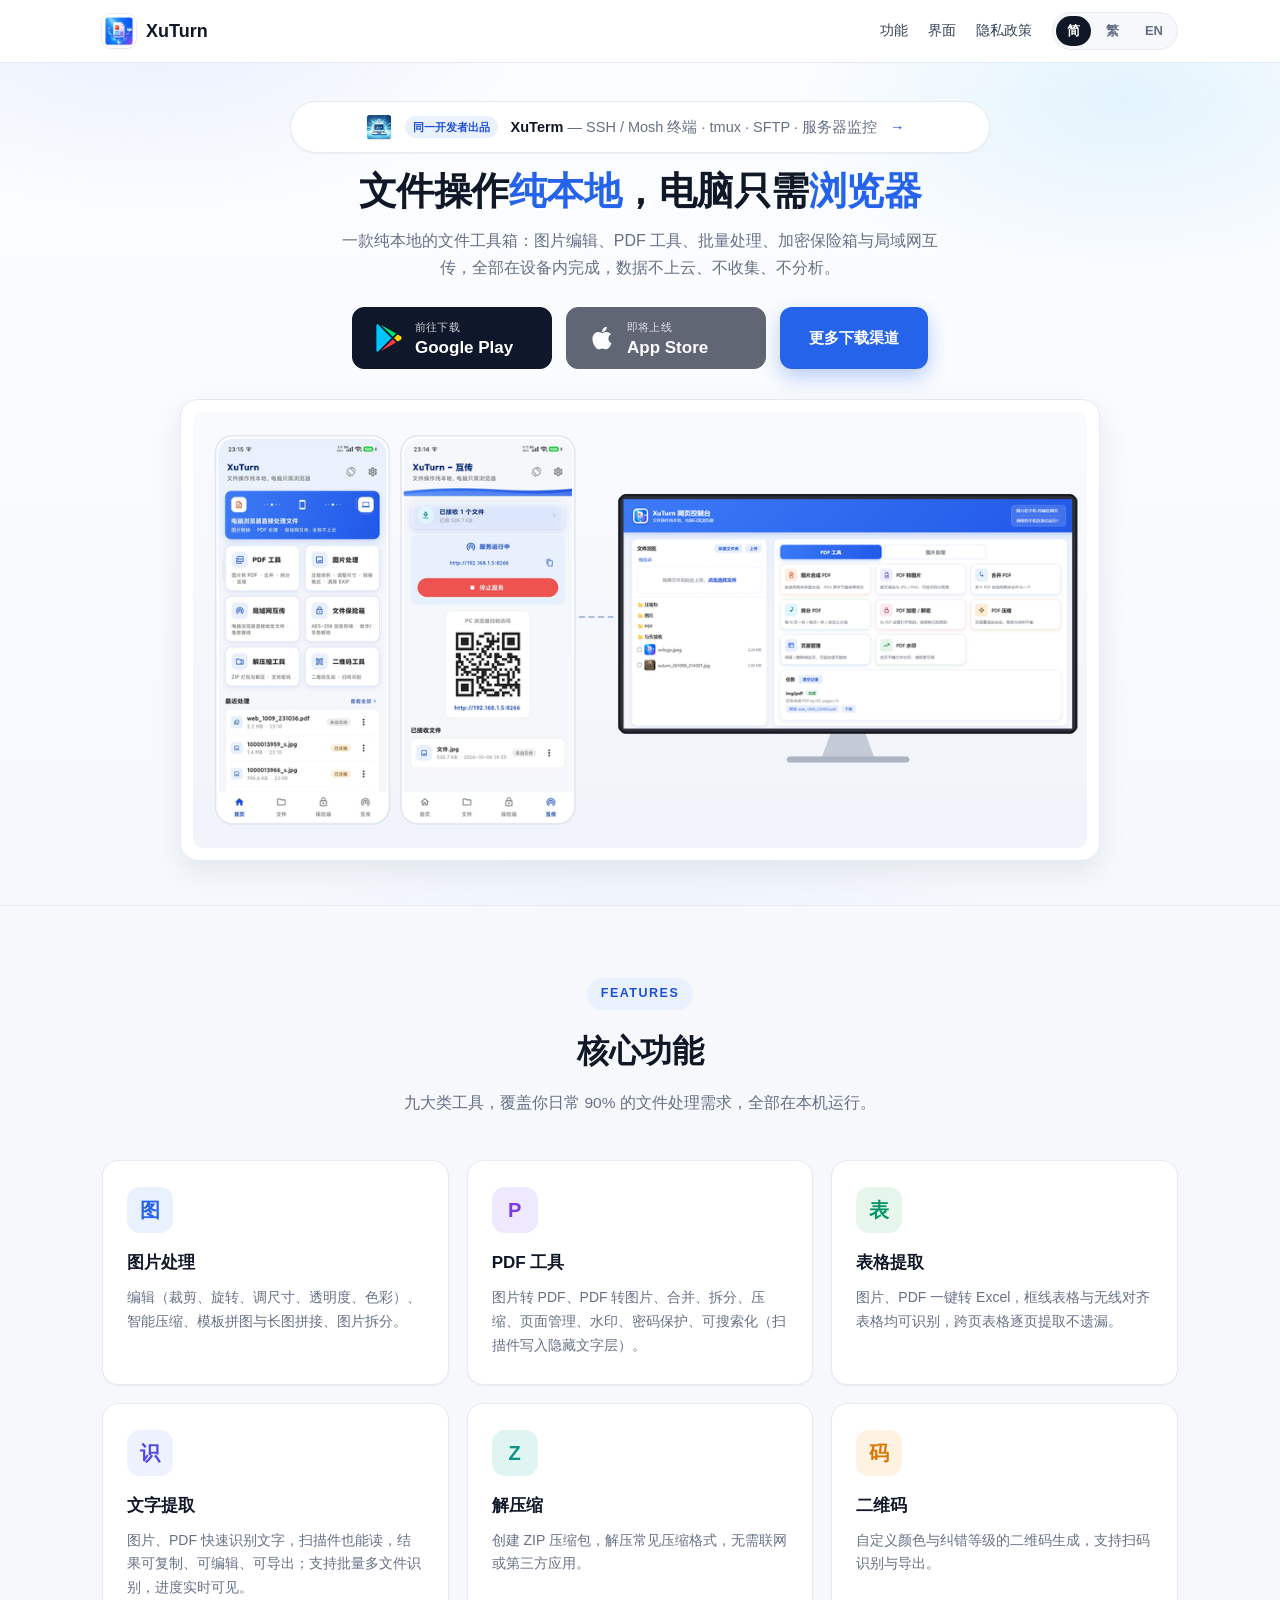
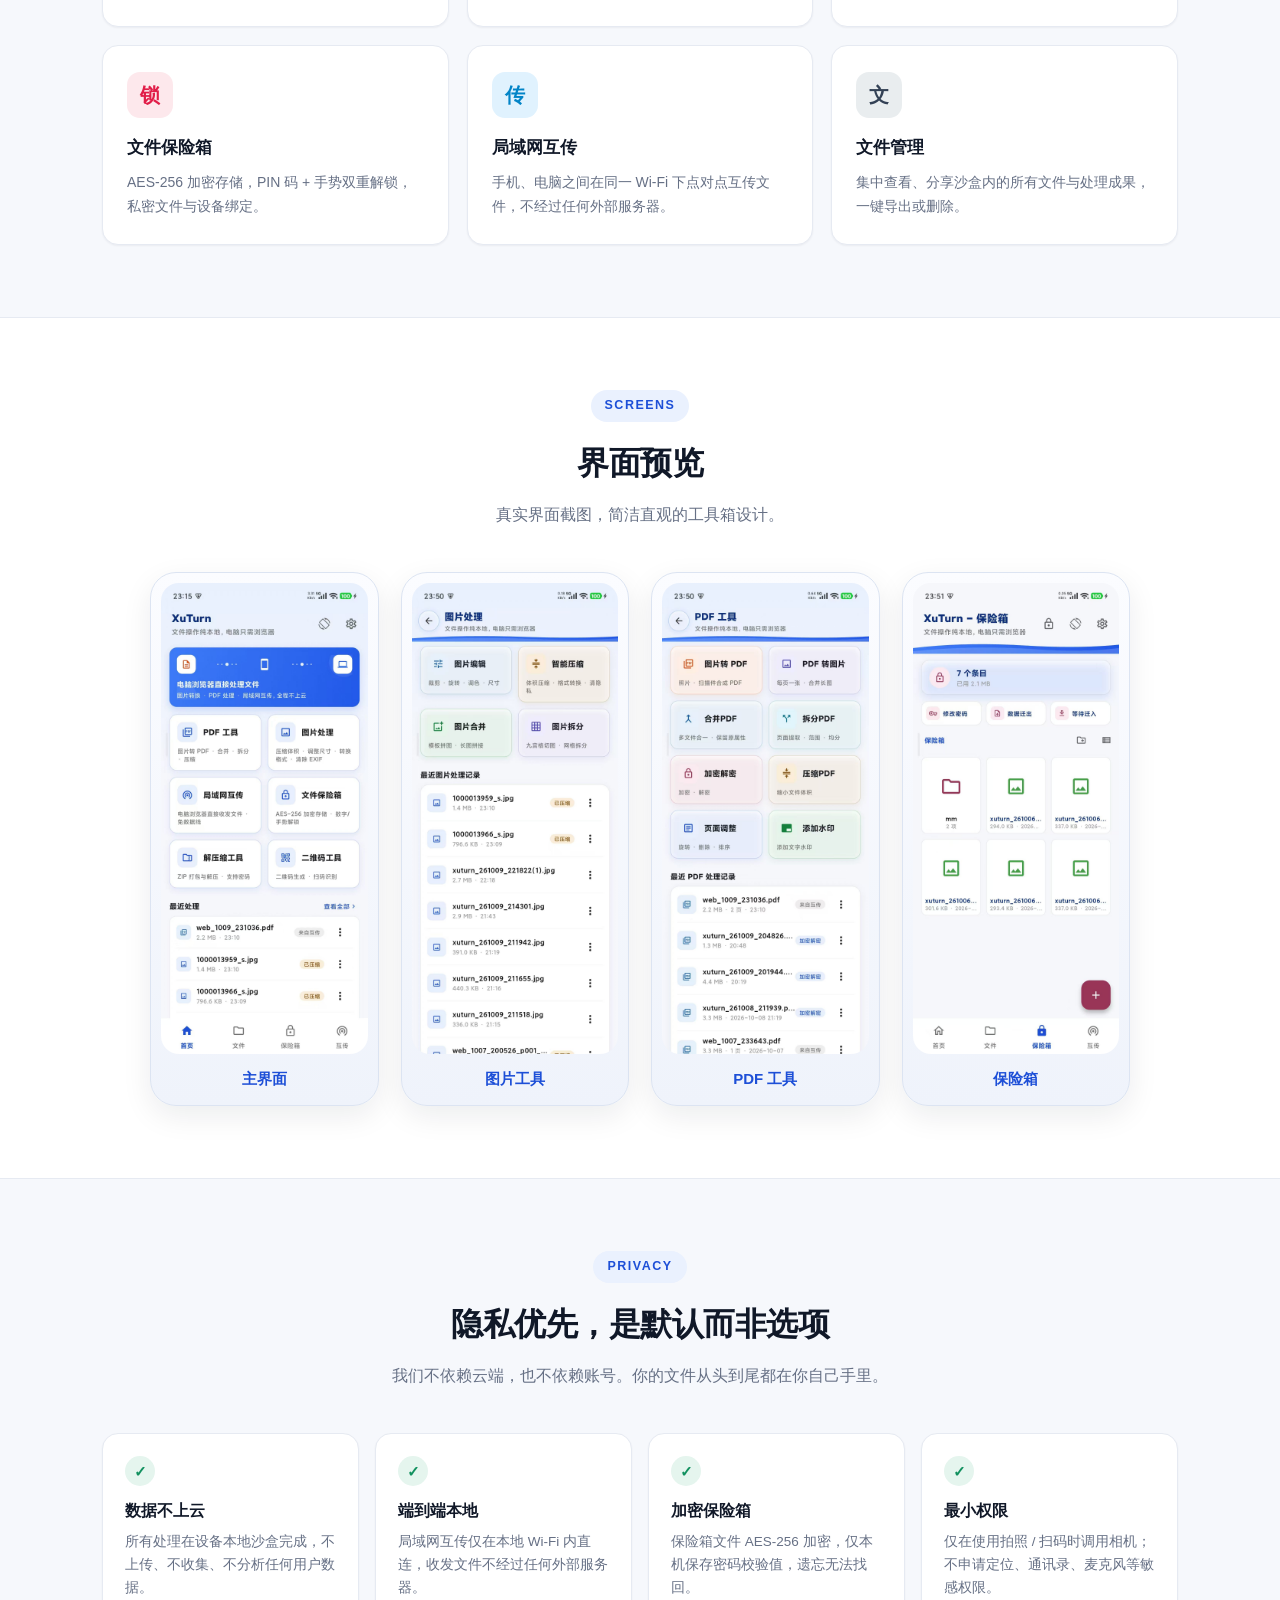
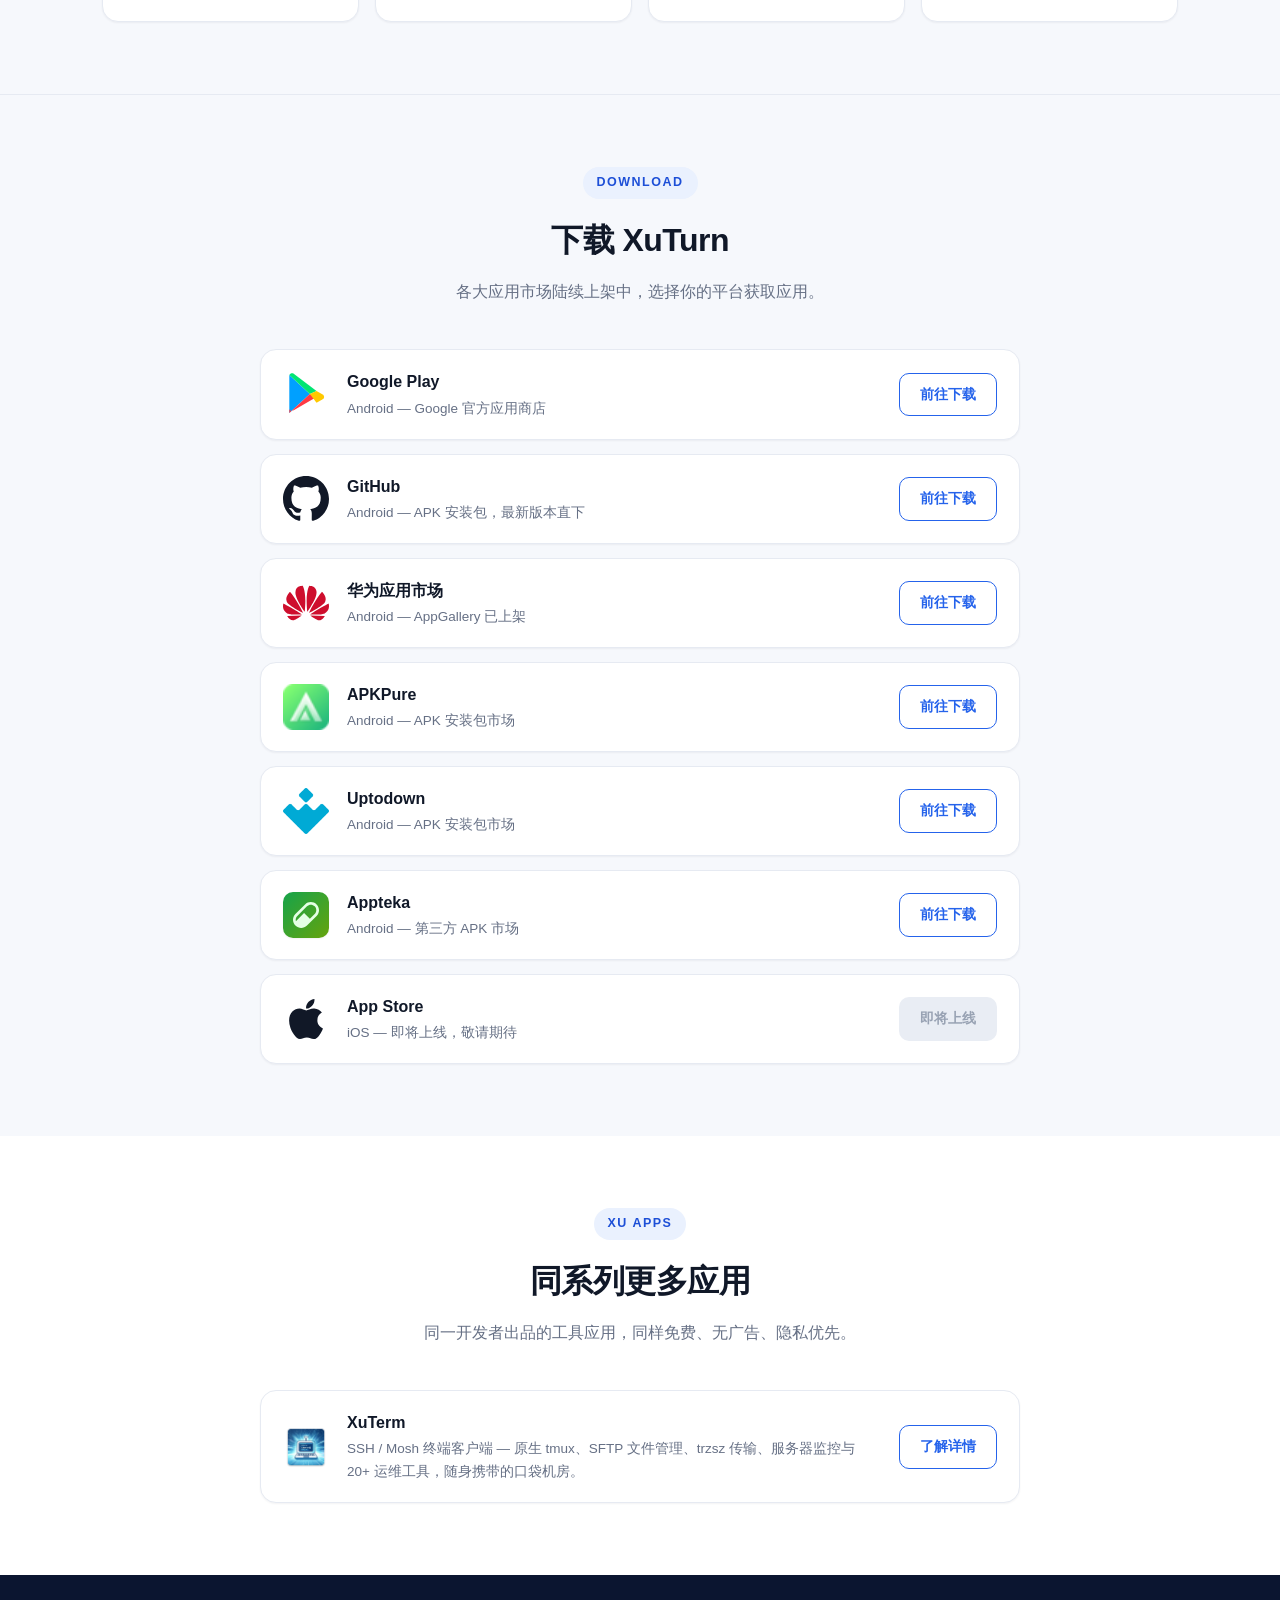
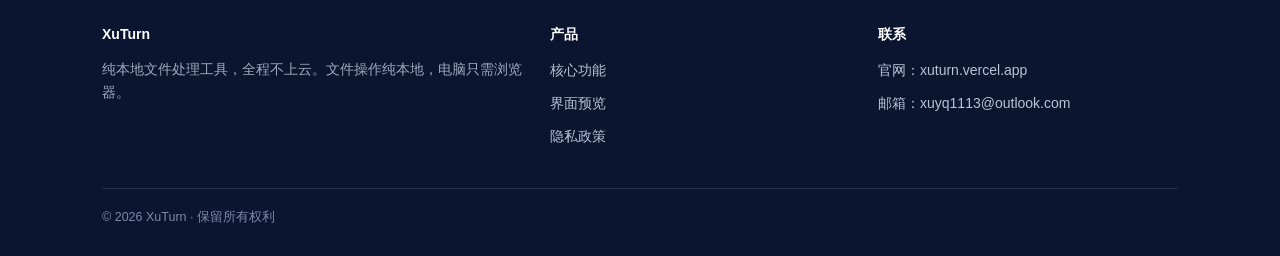
<file: index.html>
<!DOCTYPE html>
<html lang="zh-Hans">
<head>
  <meta charset="UTF-8" />
  <meta name="viewport" content="width=device-width, initial-scale=1.0" />
  <title>XuTurn - 纯本地文件处理工具 | 不上云 · 隐私优先</title>
  <meta name="description" content="XuTurn 是一款纯本地运行的安卓/iOS 文件工具箱：图片编辑与压缩、PDF 全套处理、表格提取、文字识别提取、ZIP 解压缩、二维码、AES-256 加密保险箱、局域网互传。所有处理都在设备内完成，数据不上云。" />
  <meta name="keywords" content="XuTurn,本地文件处理,文件工具,图片压缩,PDF工具,表格提取,文字提取,OCR识别,解压缩,加密保险箱,局域网传输,隐私安全,离线" />
  <meta name="author" content="XuTurn" />
  <link rel="canonical" href="https://xuturn.vercel.app/index.html" />
  <link rel="alternate" hreflang="zh-Hans" href="https://xuturn.vercel.app/index.html" />
  <link rel="alternate" hreflang="zh-Hant" href="https://xuturn.vercel.app/index-zh.html" />
  <link rel="alternate" hreflang="en" href="https://xuturn.vercel.app/index-en.html" />
  <link rel="alternate" hreflang="x-default" href="https://xuturn.vercel.app/index.html" />
  <meta property="og:type" content="website" />
  <meta property="og:site_name" content="XuTurn" />
  <meta property="og:title" content="XuTurn - 纯本地文件处理工具 | 不上云 · 隐私优先" />
  <meta property="og:description" content="图片编辑压缩、PDF 全套处理、表格提取、文字识别提取、ZIP 解压缩、二维码、加密保险箱、局域网互传，全程不上云。" />
  <meta property="og:url" content="https://xuturn.vercel.app/index.html" />
  <meta property="og:locale" content="zh_CN" />
  <meta name="geo.region" content="CN" />
  <meta name="geo.placename" content="China" />
  <link rel="icon" type="image/png" href="assets/icon192.png" />
  <link rel="apple-touch-icon" href="assets/icon512.png" />
  <meta property="og:image" content="https://xuturn.vercel.app/assets/shots/promo_zh.png" />
  <meta property="og:image:width" content="1024" />
  <meta property="og:image:height" content="500" />
  <meta name="twitter:card" content="summary_large_image" />
  <meta name="twitter:image" content="https://xuturn.vercel.app/assets/shots/promo_zh.png" />
  <link rel="stylesheet" href="assets/style.css" />
  <script type="application/ld+json">
  {
    "@context": "https://schema.org",
    "@type": "SoftwareApplication",
    "name": "XuTurn",
    "image": "https://xuturn.vercel.app/assets/icon512.png",
    "operatingSystem": "Android, iOS",
    "applicationCategory": "UtilitiesApplication",
    "description": "纯本地运行的文件工具箱：图片编辑与压缩、PDF 全套处理、ZIP 解压缩、二维码、AES-256 加密保险箱、局域网互传，数据不上云。",
    "url": "https://xuturn.vercel.app/",
    "offers": { "@type": "Offer", "price": "0", "priceCurrency": "USD" },
    "author": { "@type": "Organization", "name": "XuTurn", "url": "https://xuturn.vercel.app/" }
  }
  </script>
</head>
<body>
  <header class="site-header">
    <div class="container">
      <a class="brand" href="index.html"><img class="logo" src="assets/icon192.png" alt="XuTurn" width="34" height="34" /><span class="name">XuTurn</span></a>
      <nav class="nav">
        <a href="#features">功能</a>
        <a href="#shots" class="hide-sm">界面</a>
        <a href="privacy.html">隐私政策</a>
        <span class="lang-switch">
          <a href="index.html" class="active">简</a>
          <a href="index-zh.html">繁</a>
          <a href="index-en.html">EN</a>
        </span>
      </nav>
    </div>
  </header>

  <section class="hero">
    <div class="container">
      <a class="sibling-pill" href="https://xuterm.vercel.app/index-zh.html" target="_blank" rel="noopener">
        <img src="assets/xuterm-logo.png" alt="XuTerm">
        <span class="tag">同一开发者出品</span>
        <span><strong>XuTerm</strong><span class="desc"> — SSH / Mosh 终端 · tmux · SFTP · 服务器监控</span></span>
        <span class="arrow">&rarr;</span>
      </a>
      <h1>文件操作<em>纯本地</em>，电脑只需<em>浏览器</em></h1>
      <p class="lead">一款纯本地的文件工具箱：图片编辑、PDF 工具、批量处理、加密保险箱与局域网互传，全部在设备内完成，数据不上云、不收集、不分析。</p>
      <div class="cta-row">
        <a class="store-btn" href="https://play.google.com/store/apps/details?id=com.yongqing.xuturn" target="_blank" rel="noopener">
          <svg viewBox="0 0 512 512" width="28" height="28" aria-hidden="true"><path fill="#00C4FF" d="M47 0C34 6.8 25.3 19.2 25.3 35.3v441.3c0 16.1 8.7 28.5 21.7 35.3l256.6-256L47 0z"/><path fill="#00E676" d="M325.3 234.3L104.6 13l280.8 161.2-60.1 60.1z"/><path fill="#FFD500" d="M472.2 225.6l-58.9-34.1-65.7 64.5 65.7 64.5 60.1-34.1c18-14.3 18-46.5-1.2-60.8z"/><path fill="#FF3A44" d="M104.6 499l280.8-161.2-60.1-60.1L104.6 499z"/></svg>
          <span><small>前往下载</small><strong>Google Play</strong></span>
        </a>
        <span class="store-btn soon">
          <svg viewBox="0 0 384 512" width="26" height="26" fill="#fff" aria-hidden="true"><path d="M318.7 268.7c-.2-36.7 16.4-64.4 50-84.8-18.8-26.9-47.2-41.7-84.7-44.6-35.5-2.8-74.3 20.7-88.5 20.7-15 0-49.4-19.7-76.4-19.7C63.3 141.2 4 184.8 4 273.5q0 39.3 14.4 81.2c12.8 36.7 59 126.7 107.2 125.2 25.2-.6 43-17.9 75.8-17.9 31.8 0 48.3 17.9 76.4 17.9 48.6-.7 90.4-82.5 102.6-119.3-65.2-30.7-61.7-90-61.7-91.9zm-56.6-164.2c27.3-32.4 24.8-61.9 24-72.5-24.1 1.4-52 16.4-67.9 34.9-17.5 19.8-27.8 44.3-25.6 71.9 26.1 2 49.9-11.4 69.5-34.3z"/></svg>
          <span><small>即将上线</small><strong>App Store</strong></span>
        </span>
        <a class="btn btn-primary" href="#download">更多下载渠道</a>
      </div>
      <figure class="promo-figure">
        <img src="assets/shots/promo_zh.png" alt="XuTurn：手机提供算力，电脑只需浏览器" />
      </figure>
    </div>
  </section>

  <section id="features">
    <div class="container">
      <div class="section-head">
        <span class="eyebrow">Features</span>
        <h2>核心功能</h2>
        <p>九大类工具，覆盖你日常 90% 的文件处理需求，全部在本机运行。</p>
      </div>
      <div class="feature-grid">
        <div class="feature-card">
          <div class="ic c1">图</div>
          <h3>图片处理</h3>
          <p>编辑（裁剪、旋转、调尺寸、透明度、色彩）、智能压缩、模板拼图与长图拼接、图片拆分。</p>
        </div>
        <div class="feature-card">
          <div class="ic c2">P</div>
          <h3>PDF 工具</h3>
          <p>图片转 PDF、PDF 转图片、合并、拆分、压缩、页面管理、水印、密码保护、可搜索化（扫描件写入隐藏文字层）。</p>
        </div>
        <div class="feature-card">
          <div class="ic c8">表</div>
          <h3>表格提取</h3>
          <p>图片、PDF 一键转 Excel，框线表格与无线对齐表格均可识别，跨页表格逐页提取不遗漏。</p>
        </div>
        <div class="feature-card">
          <div class="ic c9">识</div>
          <h3>文字提取</h3>
          <p>图片、PDF 快速识别文字，扫描件也能读，结果可复制、可编辑、可导出；支持批量多文件识别，进度实时可见。</p>
        </div>
        <div class="feature-card">
          <div class="ic c3">Z</div>
          <h3>解压缩</h3>
          <p>创建 ZIP 压缩包，解压常见压缩格式，无需联网或第三方应用。</p>
        </div>
        <div class="feature-card">
          <div class="ic c4">码</div>
          <h3>二维码</h3>
          <p>自定义颜色与纠错等级的二维码生成，支持扫码识别与导出。</p>
        </div>
        <div class="feature-card">
          <div class="ic c5">锁</div>
          <h3>文件保险箱</h3>
          <p>AES-256 加密存储，PIN 码 + 手势双重解锁，私密文件与设备绑定。</p>
        </div>
        <div class="feature-card">
          <div class="ic c6">传</div>
          <h3>局域网互传</h3>
          <p>手机、电脑之间在同一 Wi-Fi 下点对点互传文件，不经过任何外部服务器。</p>
        </div>
        <div class="feature-card">
          <div class="ic c7">文</div>
          <h3>文件管理</h3>
          <p>集中查看、分享沙盒内的所有文件与处理成果，一键导出或删除。</p>
        </div>
      </div>
    </div>
  </section>

  <section id="shots" class="shots-section">
    <div class="container">
      <div class="section-head">
        <span class="eyebrow">Screens</span>
        <h2>界面预览</h2>
        <p>真实界面截图，简洁直观的工具箱设计。</p>
      </div>
      <div class="shots">
        <div class="shot">
          <img src="assets/shots/home_zh_c.jpg" alt="主界面" loading="lazy" />
          <div class="shot-label">主界面</div>
        </div>
        <div class="shot">
          <img src="assets/shots/image_zh_c.jpg" alt="图片工具" loading="lazy" />
          <div class="shot-label">图片工具</div>
        </div>
        <div class="shot">
          <img src="assets/shots/pdf_zh_c.jpg" alt="PDF 工具" loading="lazy" />
          <div class="shot-label">PDF 工具</div>
        </div>
        <div class="shot">
          <img src="assets/shots/vault_zh_c.jpg" alt="保险箱" loading="lazy" />
          <div class="shot-label">保险箱</div>
        </div>
      </div>
    </div>
  </section>

  <section class="promise">
    <div class="container">
      <div class="section-head">
        <span class="eyebrow">Privacy</span>
        <h2>隐私优先，是默认而非选项</h2>
        <p>我们不依赖云端，也不依赖账号。你的文件从头到尾都在你自己手里。</p>
      </div>
      <div class="promise-grid">
        <div class="promise-item">
          <div class="check">✓</div>
          <h4>数据不上云</h4>
          <p>所有处理在设备本地沙盒完成，不上传、不收集、不分析任何用户数据。</p>
        </div>
        <div class="promise-item">
          <div class="check">✓</div>
          <h4>端到端本地</h4>
          <p>局域网互传仅在本地 Wi-Fi 内直连，收发文件不经过任何外部服务器。</p>
        </div>
        <div class="promise-item">
          <div class="check">✓</div>
          <h4>加密保险箱</h4>
          <p>保险箱文件 AES-256 加密，仅本机保存密码校验值，遗忘无法找回。</p>
        </div>
        <div class="promise-item">
          <div class="check">✓</div>
          <h4>最小权限</h4>
          <p>仅在使用拍照 / 扫码时调用相机；不申请定位、通讯录、麦克风等敏感权限。</p>
        </div>
      </div>
    </div>
  </section>

  <section id="download">
    <div class="container">
      <div class="section-head">
        <span class="eyebrow">Download</span>
        <h2>下载 XuTurn</h2>
        <p>各大应用市场陆续上架中，选择你的平台获取应用。</p>
      </div>
      <div class="dl-list">
        <div class="dl-card">
          <div class="dl-icon">
            <svg viewBox="0 0 24 24" aria-hidden="true">
              <path fill="#00A0FF" d="M3.3 2.1v19.8L14 12 3.3 2.1z"/>
              <path fill="#00E573" d="M3.3 2.1c.2-.4.6-.7 1-.9.4-.1.9-.1 1.3.2L17.5 10.4 14 12 3.3 2.1z"/>
              <path fill="#FF3A44" d="M3.3 21.9L14 12l3.5 1.6-11.9 6.9c-.4.2-.9.3-1.3.2-.4-.1-.8-.4-1-.8z"/>
              <path fill="#FFC900" d="M17.5 10.4l3.2 1.8c1 .6 1 2 0 2.6l-3.2 1.8L14 12l3.5-1.6z"/>
            </svg>
          </div>
          <div class="dl-info"><h3>Google Play</h3><p>Android — Google 官方应用商店</p></div>
          <a class="dl-btn" href="https://play.google.com/store/apps/details?id=com.yongqing.xuturn" target="_blank" rel="noopener">前往下载</a>
        </div>
        <div class="dl-card">
          <div class="dl-icon">
            <svg viewBox="0 0 16 16" aria-hidden="true"><path fill="#111827" d="M8 0C3.58 0 0 3.58 0 8c0 3.54 2.29 6.53 5.47 7.59.4.07.55-.17.55-.38 0-.19-.01-.82-.01-1.49-2.01.37-2.53-.49-2.69-.94-.09-.23-.48-.94-.82-1.13-.28-.15-.68-.52-.01-.53.63-.01 1.08.58 1.23.82.72 1.21 1.87.87 2.33.66.07-.52.28-.87.51-1.07-1.78-.2-3.64-.89-3.64-3.95 0-.87.31-1.59.82-2.15-.08-.2-.36-1.02.08-2.12 0 0 .67-.21 2.2.82.64-.18 1.32-.27 2-.27s1.36.09 2 .27c1.53-1.04 2.2-.82 2.2-.82.44 1.1.16 1.92.08 2.12.51.56.82 1.27.82 2.15 0 3.07-1.87 3.75-3.65 3.95.29.25.54.73.54 1.48 0 1.07-.01 1.93-.01 2.2 0 .21.15.46.55.38A8.01 8.01 0 0 0 16 8c0-4.42-3.58-8-8-8z"/></svg>
          </div>
          <div class="dl-info"><h3>GitHub</h3><p>Android — APK 安装包，最新版本直下</p></div>
          <a class="dl-btn" href="https://github.com/LuckyYoungXU/xuturn/releases/latest" target="_blank" rel="noopener">前往下载</a>
        </div>
        <div class="dl-card">
          <div class="dl-icon">
            <svg viewBox="0 0 24 24" aria-hidden="true"><path fill="#CE0E2D" d="M3.67 6.14S1.82 7.91 1.72 9.78v.35c.08 1.51 1.22 2.4 1.22 2.4 1.83 1.79 6.26 4.04 7.3 4.55 0 0 .06.03.1-.01l.02-.04v-.04C7.52 10.8 3.67 6.14 3.67 6.14zM9.65 18.6c-.02-.08-.1-.08-.1-.08l-7.38.26c.8 1.43 2.15 2.53 3.56 2.2.96-.25 3.16-1.78 3.88-2.3.06-.05.04-.09.04-.09zm.08-.78C6.49 15.63.21 12.28.21 12.28c-.15.46-.2.9-.21 1.3v.07c0 1.07.4 1.82.4 1.82.8 1.69 2.34 2.2 2.34 2.2.7.3 1.4.31 1.4.31.12.02 4.4 0 5.54 0 .05 0 .08-.05.08-.05v-.06c0-.03-.03-.05-.03-.05zM9.06 3.19a3.42 3.42 0 00-2.57 3.15v.41c.03.6.16 1.05.16 1.05.66 2.9 3.86 7.65 4.55 8.65.05.05.1.03.1.03a.1.1 0 00.06-.1c1.06-10.6-1.11-13.42-1.11-13.42-.32.02-1.19.23-1.19.23zm8.299 2.27s-.49-1.8-2.44-2.28c0 0-.57-.14-1.17-.22 0 0-2.18 2.81-1.12 13.43.01.07.06.08.06.08.07.03.1-.03.1-.03.72-1.03 3.9-5.76 4.55-8.64 0 0 .36-1.4.02-2.34zm-2.92 13.07s-.07 0-.09.05c0 0-.01.07.03.1.7.51 2.85 2 3.88 2.3 0 0 .16.05.43.06h.14c.69-.02 1.9-.37 3-2.26l-7.4-.25zm7.83-8.41c.14-2.06-1.94-3.97-1.94-3.98 0 0-3.85 4.66-6.67 10.8 0 0-.03.08.02.13l.04.01h.06c1.06-.53 5.46-2.77 7.28-4.54 0 0 1.15-.93 1.21-2.42zm1.52 2.14s-6.28 3.37-9.52 5.55c0 0-.05.04-.03.11 0 0 .03.06.07.06 1.16 0 5.56 0 5.67-.02 0 0 .57-.02 1.27-.29 0 0 1.56-.5 2.37-2.27 0 0 .73-1.45.17-3.14z"/></svg>
          </div>
          <div class="dl-info"><h3>华为应用市场</h3><p>Android — AppGallery 已上架</p></div>
          <a class="dl-btn" href="https://appgallery.huawei.com/app/C119295679" target="_blank" rel="noopener">前往下载</a>
        </div>
        <div class="dl-card">
          <div class="dl-icon">
            <img src="assets/apkpure.png" alt="APKPure">
          </div>
          <div class="dl-info"><h3>APKPure</h3><p>Android — APK 安装包市场</p></div>
          <a class="dl-btn" href="https://apkpure.com/p/com.yongqing.xuturn" target="_blank" rel="noopener">前往下载</a>
        </div>
        <div class="dl-card">
          <div class="dl-icon">
            <img src="assets/uptodown.png" alt="Uptodown">
          </div>
          <div class="dl-info"><h3>Uptodown</h3><p>Android — APK 安装包市场</p></div>
          <a class="dl-btn" href="https://xuturn.en.uptodown.com/android" target="_blank" rel="noopener">前往下载</a>
        </div>
        <div class="dl-card">
          <div class="dl-icon appteka">
            <svg viewBox="0 0 260 260" fill="#E5FFE5" width="26" height="26" aria-hidden="true"><path d="M23.9276 120.32L120.32 23.9276C152.36 -7.97588 204.032 -7.97588 236.072 23.9276C267.976 55.8311 267.976 107.64 236.072 139.68L139.68 236.072C107.64 267.976 55.8311 267.976 23.9276 236.072C-7.97588 204.032 -7.97588 152.36 23.9276 120.32ZM43.2879 139.68C28.9722 153.859 24.2003 174.174 29.1085 192.307L110.776 110.776L168.584 168.584L216.712 120.32C238.117 99.0509 238.117 64.5569 216.712 43.2879C195.443 21.8825 160.949 21.8825 139.68 43.2879L43.2879 139.68Z"></path></svg>
          </div>
          <div class="dl-info"><h3>Appteka</h3><p>Android — 第三方 APK 市场</p></div>
          <a class="dl-btn" href="https://appteka.store/user/566539" target="_blank" rel="noopener">前往下载</a>
        </div>
        <!-- 上架后把 href="#" 替换为对应市场的实际链接 -->
        <div class="dl-card">
          <div class="dl-icon">
            <svg viewBox="0 0 384 512" aria-hidden="true"><path fill="#111827" d="M318.7 268.7c-.2-36.7 16.4-64.4 50-84.8-18.8-26.9-47.2-41.7-84.7-44.6-35.5-2.8-74.3 20.7-88.5 20.7-15 0-49.4-19.7-76.4-19.7C63.3 141.2 4 184.8 4 273.5q0 39.3 14.4 81.2c12.8 36.7 59 126.7 107.2 125.2 25.2-.6 43-17.9 75.8-17.9 31.8 0 48.3 17.9 76.4 17.9 48.6-.7 90.4-82.5 102.6-119.3-65.2-30.7-61.7-90-61.7-91.9zm-56.6-164.2c27.3-32.4 24.8-61.9 24-72.5-24.1 1.4-52 16.4-67.9 34.9-17.5 19.8-27.8 44.3-25.6 71.9 26.1 2 49.9-11.4 69.5-34.3z"/></svg>
          </div>
          <div class="dl-info"><h3>App Store</h3><p>iOS — 即将上线，敬请期待</p></div>
          <span class="dl-btn soon">即将上线</span>
        </div>
      </div>
    </div>
  </section>

  <section id="more-apps">
    <div class="container">
      <div class="section-head">
        <span class="eyebrow">Xu Apps</span>
        <h2>同系列更多应用</h2>
        <p>同一开发者出品的工具应用，同样免费、无广告、隐私优先。</p>
      </div>
      <div class="dl-list">
        <div class="dl-card">
          <div class="dl-icon"><img src="assets/xuterm-logo.png" alt="XuTerm"></div>
          <div class="dl-info"><h3>XuTerm</h3><p>SSH / Mosh 终端客户端 — 原生 tmux、SFTP 文件管理、trzsz 传输、服务器监控与 20+ 运维工具，随身携带的口袋机房。</p></div>
          <a class="dl-btn" href="https://xuterm.vercel.app/index-zh.html" target="_blank" rel="noopener">了解详情</a>
        </div>
      </div>
    </div>
  </section>

  <footer class="site-footer">
    <div class="container">
      <div class="cols">
        <div>
          <h4>XuTurn</h4>
          <p>纯本地文件处理工具，全程不上云。文件操作纯本地，电脑只需浏览器。</p>
        </div>
        <div>
          <h4>产品</h4>
          <ul>
            <li><a href="#features">核心功能</a></li>
            <li><a href="#shots">界面预览</a></li>
            <li><a href="privacy.html">隐私政策</a></li>
          </ul>
        </div>
        <div>
          <h4>联系</h4>
          <ul>
            <li><a href="https://xuturn.vercel.app">官网：xuturn.vercel.app</a></li>
            <li><a href="mailto:xuyq1113@outlook.com">邮箱：xuyq1113@outlook.com</a></li>
          </ul>
        </div>
      </div>
      <div class="footer-bottom">© 2026 XuTurn · 保留所有权利</div>
    </div>
  </footer>
</body>
</html>
</file>
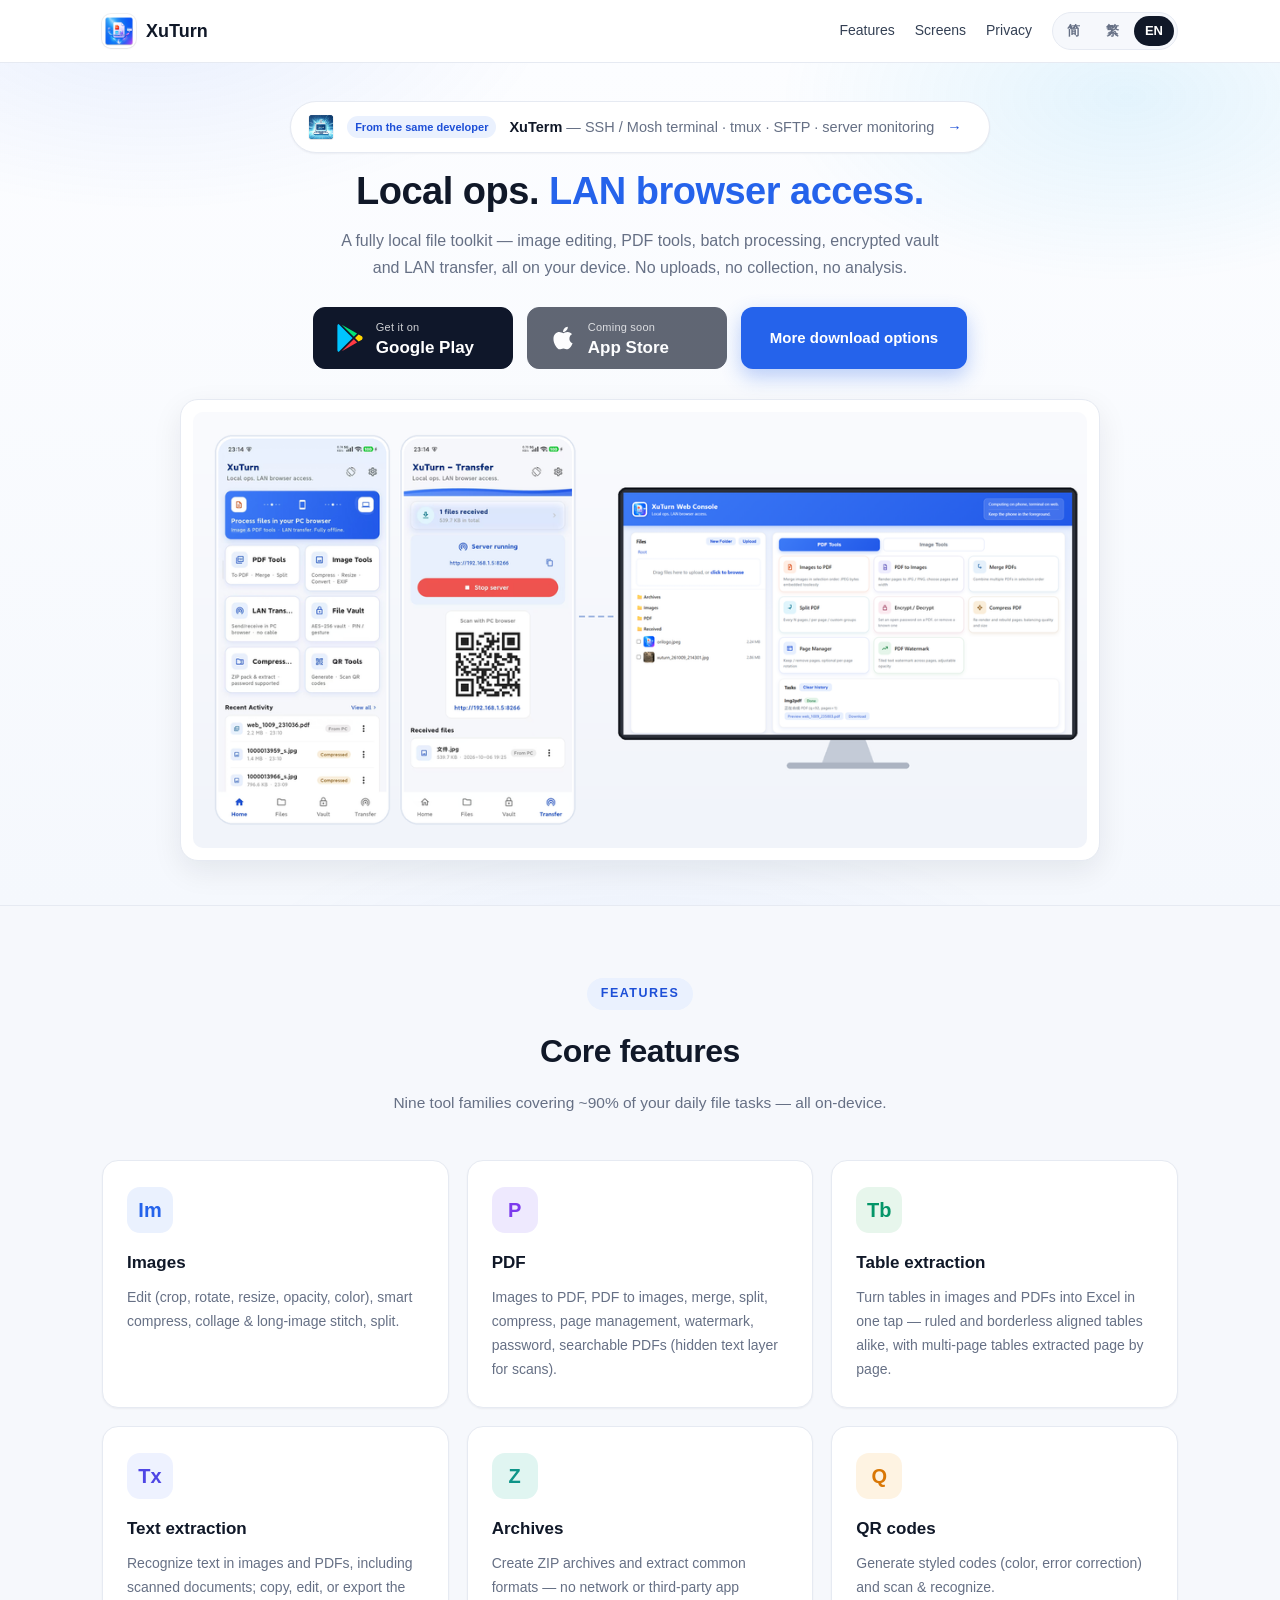
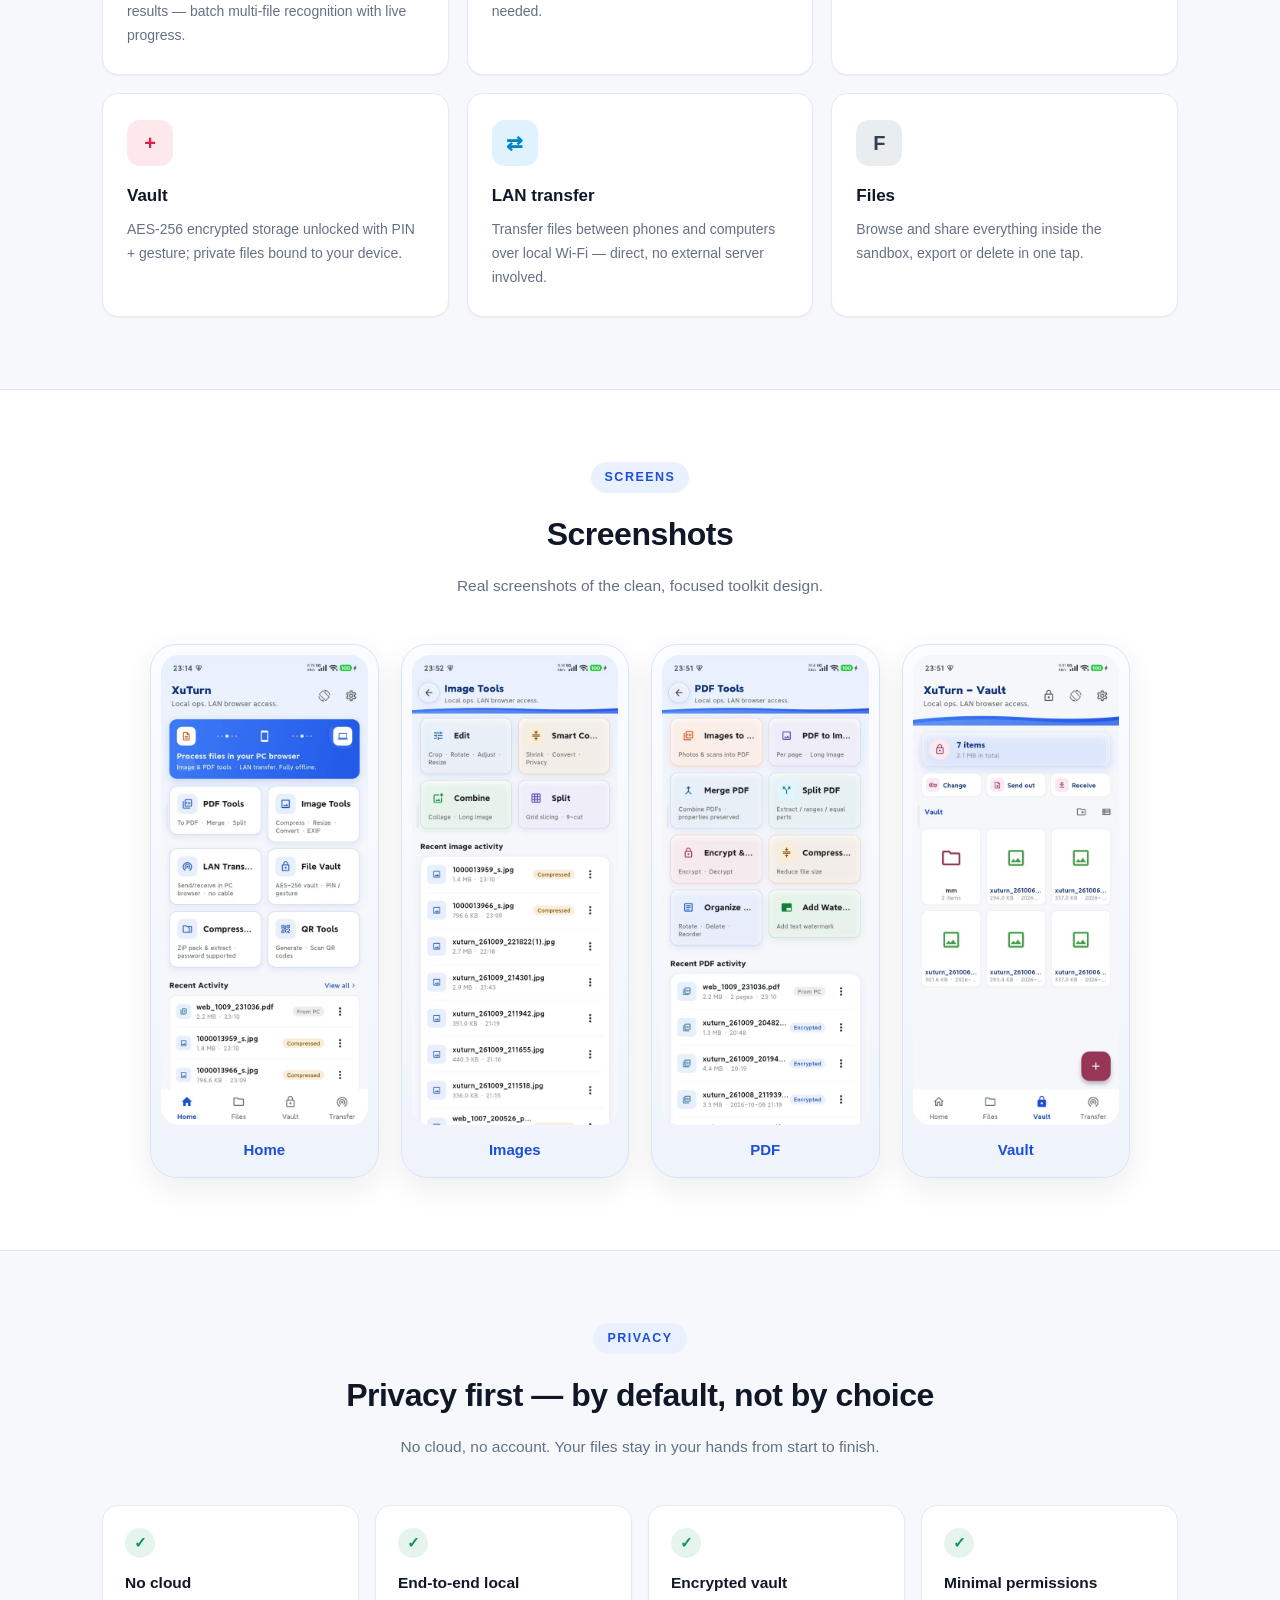
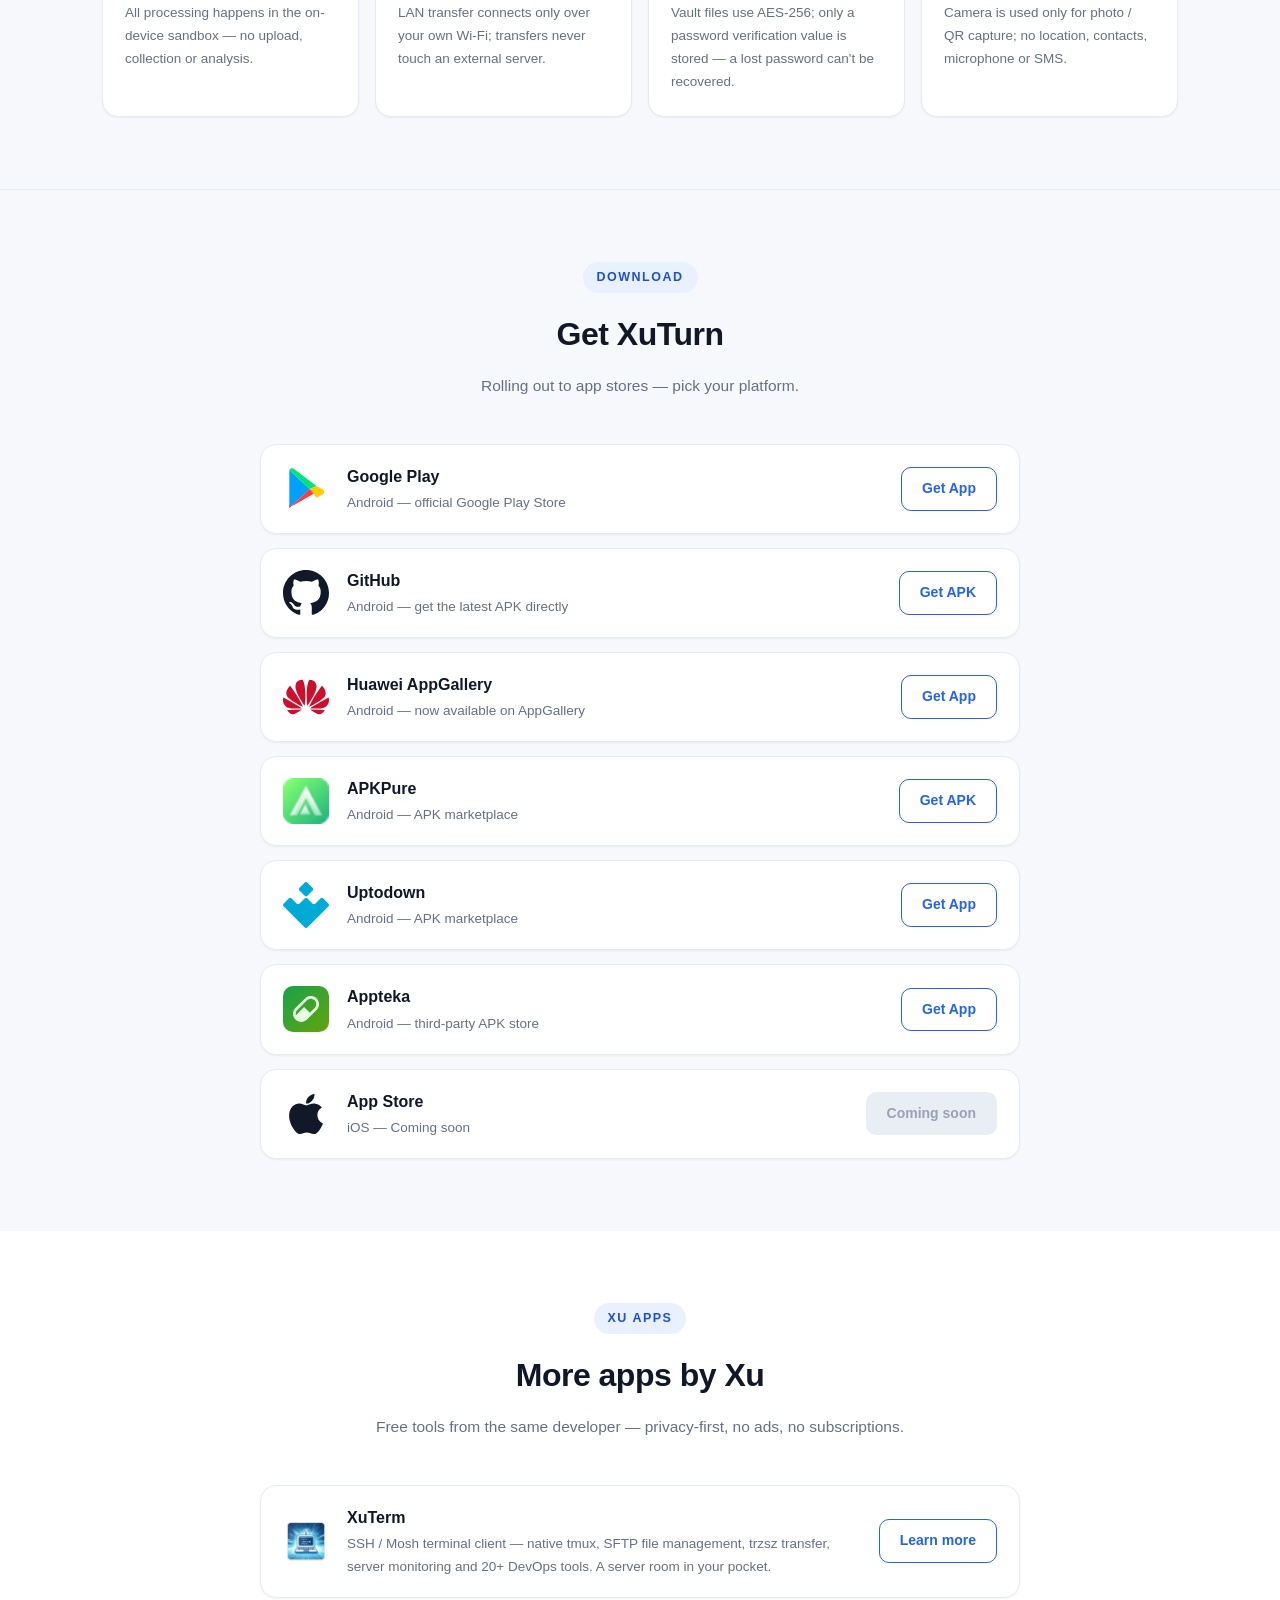
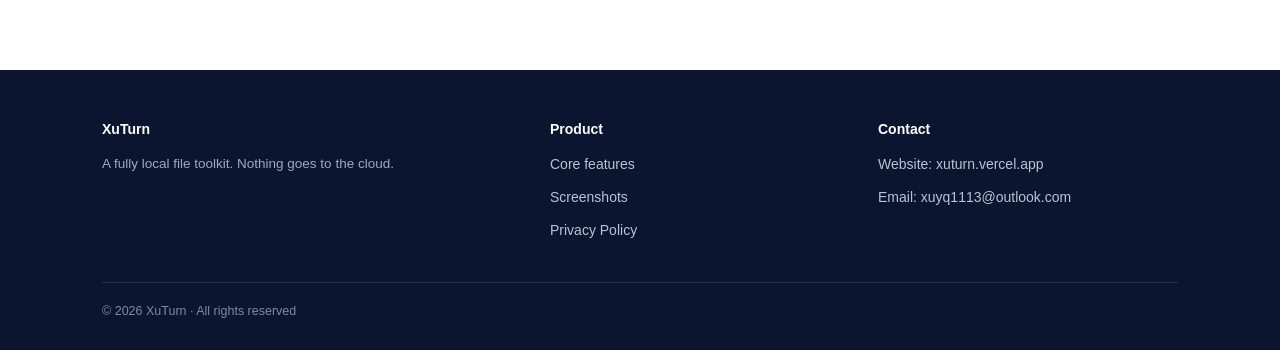
<file: index-en.html>
<!DOCTYPE html>
<html lang="en">
<head>
  <meta charset="UTF-8" />
  <meta name="viewport" content="width=device-width, initial-scale=1.0" />
  <title>XuTurn - Fully Local File Toolkit | No Cloud · Privacy First</title>
  <meta name="description" content="XuTurn is a fully local Android/iOS file toolkit: image editing & compression, full PDF tools, table extraction, text recognition (OCR), ZIP archiving, QR codes, AES-256 encrypted vault and LAN transfer. Everything runs on your device — nothing goes to the cloud." />
  <meta name="keywords" content="XuTurn,local file tool,file utility,image compress,PDF tools,table extraction,text extraction,OCR,unzip,encrypted vault,LAN transfer,privacy,offline" />
  <meta name="author" content="XuTurn" />
  <link rel="canonical" href="https://xuturn.vercel.app/index-en.html" />
  <link rel="alternate" hreflang="zh-Hans" href="https://xuturn.vercel.app/index.html" />
  <link rel="alternate" hreflang="zh-Hant" href="https://xuturn.vercel.app/index-zh.html" />
  <link rel="alternate" hreflang="en" href="https://xuturn.vercel.app/index-en.html" />
  <link rel="alternate" hreflang="x-default" href="https://xuturn.vercel.app/index.html" />
  <meta property="og:type" content="website" />
  <meta property="og:site_name" content="XuTurn" />
  <meta property="og:title" content="XuTurn - Fully Local File Toolkit | No Cloud · Privacy First" />
  <meta property="og:description" content="Image editing & compression, full PDF tools, table extraction, text recognition (OCR), ZIP, QR codes, encrypted vault and LAN transfer — fully offline." />
  <meta property="og:url" content="https://xuturn.vercel.app/index-en.html" />
  <meta property="og:locale" content="en_US" />
  <link rel="icon" type="image/png" href="assets/icon192.png" />
  <link rel="apple-touch-icon" href="assets/icon512.png" />
  <meta property="og:image" content="https://xuturn.vercel.app/assets/shots/promo_en.png" />
  <meta property="og:image:width" content="1024" />
  <meta property="og:image:height" content="500" />
  <meta name="twitter:card" content="summary_large_image" />
  <meta name="twitter:image" content="https://xuturn.vercel.app/assets/shots/promo_en.png" />
  <link rel="stylesheet" href="assets/style.css" />
  <script type="application/ld+json">
  {
    "@context": "https://schema.org",
    "@type": "SoftwareApplication",
    "name": "XuTurn",
    "image": "https://xuturn.vercel.app/assets/icon512.png",
    "operatingSystem": "Android, iOS",
    "applicationCategory": "UtilitiesApplication",
    "description": "A fully local file toolkit: image editing & compression, full PDF tools, ZIP archiving, QR codes, AES-256 encrypted vault and LAN transfer. Nothing goes to the cloud.",
    "url": "https://xuturn.vercel.app/",
    "offers": { "@type": "Offer", "price": "0", "priceCurrency": "USD" },
    "author": { "@type": "Organization", "name": "XuTurn", "url": "https://xuturn.vercel.app/" }
  }
  </script>
</head>
<body>
  <header class="site-header">
    <div class="container">
      <a class="brand" href="index-en.html"><img class="logo" src="assets/icon192.png" alt="XuTurn" width="34" height="34" /><span class="name">XuTurn</span></a>
      <nav class="nav">
        <a href="#features">Features</a>
        <a href="#shots" class="hide-sm">Screens</a>
        <a href="privacy-en.html">Privacy</a>
        <span class="lang-switch">
          <a href="index.html">简</a>
          <a href="index-zh.html">繁</a>
          <a href="index-en.html" class="active">EN</a>
        </span>
      </nav>
    </div>
  </header>

  <section class="hero">
    <div class="container">
      <a class="sibling-pill" href="https://xuterm.vercel.app/" target="_blank" rel="noopener">
        <img src="assets/xuterm-logo.png" alt="XuTerm">
        <span class="tag">From the same developer</span>
        <span><strong>XuTerm</strong><span class="desc"> — SSH / Mosh terminal · tmux · SFTP · server monitoring</span></span>
        <span class="arrow">&rarr;</span>
      </a>
      <h1>Local ops. <em>LAN browser access.</em></h1>
      <p class="lead">A fully local file toolkit — image editing, PDF tools, batch processing, encrypted vault and LAN transfer, all on your device. No uploads, no collection, no analysis.</p>
      <div class="cta-row">
        <a class="store-btn" href="https://play.google.com/store/apps/details?id=com.yongqing.xuturn" target="_blank" rel="noopener">
          <svg viewBox="0 0 512 512" width="28" height="28" aria-hidden="true"><path fill="#00C4FF" d="M47 0C34 6.8 25.3 19.2 25.3 35.3v441.3c0 16.1 8.7 28.5 21.7 35.3l256.6-256L47 0z"/><path fill="#00E676" d="M325.3 234.3L104.6 13l280.8 161.2-60.1 60.1z"/><path fill="#FFD500" d="M472.2 225.6l-58.9-34.1-65.7 64.5 65.7 64.5 60.1-34.1c18-14.3 18-46.5-1.2-60.8z"/><path fill="#FF3A44" d="M104.6 499l280.8-161.2-60.1-60.1L104.6 499z"/></svg>
          <span><small>Get it on</small><strong>Google Play</strong></span>
        </a>
        <span class="store-btn soon">
          <svg viewBox="0 0 384 512" width="26" height="26" fill="#fff" aria-hidden="true"><path d="M318.7 268.7c-.2-36.7 16.4-64.4 50-84.8-18.8-26.9-47.2-41.7-84.7-44.6-35.5-2.8-74.3 20.7-88.5 20.7-15 0-49.4-19.7-76.4-19.7C63.3 141.2 4 184.8 4 273.5q0 39.3 14.4 81.2c12.8 36.7 59 126.7 107.2 125.2 25.2-.6 43-17.9 75.8-17.9 31.8 0 48.3 17.9 76.4 17.9 48.6-.7 90.4-82.5 102.6-119.3-65.2-30.7-61.7-90-61.7-91.9zm-56.6-164.2c27.3-32.4 24.8-61.9 24-72.5-24.1 1.4-52 16.4-67.9 34.9-17.5 19.8-27.8 44.3-25.6 71.9 26.1 2 49.9-11.4 69.5-34.3z"/></svg>
          <span><small>Coming soon</small><strong>App Store</strong></span>
        </span>
        <a class="btn btn-primary" href="#download">More download options</a>
      </div>
      <figure class="promo-figure">
        <img src="assets/shots/promo_en.png" alt="XuTurn: computing on your phone, terminal in the browser" />
      </figure>
    </div>
  </section>

  <section id="features">
    <div class="container">
      <div class="section-head">
        <span class="eyebrow">Features</span>
        <h2>Core features</h2>
        <p>Nine tool families covering ~90% of your daily file tasks — all on-device.</p>
      </div>
      <div class="feature-grid">
        <div class="feature-card">
          <div class="ic c1">Im</div>
          <h3>Images</h3>
          <p>Edit (crop, rotate, resize, opacity, color), smart compress, collage & long-image stitch, split.</p>
        </div>
        <div class="feature-card">
          <div class="ic c2">P</div>
          <h3>PDF</h3>
          <p>Images to PDF, PDF to images, merge, split, compress, page management, watermark, password, searchable PDFs (hidden text layer for scans).</p>
        </div>
        <div class="feature-card">
          <div class="ic c8">Tb</div>
          <h3>Table extraction</h3>
          <p>Turn tables in images and PDFs into Excel in one tap — ruled and borderless aligned tables alike, with multi-page tables extracted page by page.</p>
        </div>
        <div class="feature-card">
          <div class="ic c9">Tx</div>
          <h3>Text extraction</h3>
          <p>Recognize text in images and PDFs, including scanned documents; copy, edit, or export the results — batch multi-file recognition with live progress.</p>
        </div>
        <div class="feature-card">
          <div class="ic c3">Z</div>
          <h3>Archives</h3>
          <p>Create ZIP archives and extract common formats — no network or third-party app needed.</p>
        </div>
        <div class="feature-card">
          <div class="ic c4">Q</div>
          <h3>QR codes</h3>
          <p>Generate styled codes (color, error correction) and scan &amp; recognize.</p>
        </div>
        <div class="feature-card">
          <div class="ic c5">+</div>
          <h3>Vault</h3>
          <p>AES-256 encrypted storage unlocked with PIN + gesture; private files bound to your device.</p>
        </div>
        <div class="feature-card">
          <div class="ic c6">⇄</div>
          <h3>LAN transfer</h3>
          <p>Transfer files between phones and computers over local Wi-Fi — direct, no external server involved.</p>
        </div>
        <div class="feature-card">
          <div class="ic c7">F</div>
          <h3>Files</h3>
          <p>Browse and share everything inside the sandbox, export or delete in one tap.</p>
        </div>
      </div>
    </div>
  </section>

  <section id="shots" class="shots-section">
    <div class="container">
      <div class="section-head">
        <span class="eyebrow">Screens</span>
        <h2>Screenshots</h2>
        <p>Real screenshots of the clean, focused toolkit design.</p>
      </div>
      <div class="shots">
        <div class="shot">
          <img src="assets/shots/home_en_c.jpg" alt="Home" loading="lazy" />
          <div class="shot-label">Home</div>
        </div>
        <div class="shot">
          <img src="assets/shots/image_en_c.jpg" alt="Images" loading="lazy" />
          <div class="shot-label">Images</div>
        </div>
        <div class="shot">
          <img src="assets/shots/pdf_en_c.jpg" alt="PDF" loading="lazy" />
          <div class="shot-label">PDF</div>
        </div>
        <div class="shot">
          <img src="assets/shots/vault_en_c.jpg" alt="Vault" loading="lazy" />
          <div class="shot-label">Vault</div>
        </div>
      </div>
    </div>
  </section>

  <section class="promise">
    <div class="container">
      <div class="section-head">
        <span class="eyebrow">Privacy</span>
        <h2>Privacy first — by default, not by choice</h2>
        <p>No cloud, no account. Your files stay in your hands from start to finish.</p>
      </div>
      <div class="promise-grid">
        <div class="promise-item">
          <div class="check">✓</div>
          <h4>No cloud</h4>
          <p>All processing happens in the on-device sandbox — no upload, collection or analysis.</p>
        </div>
        <div class="promise-item">
          <div class="check">✓</div>
          <h4>End-to-end local</h4>
          <p>LAN transfer connects only over your own Wi-Fi; transfers never touch an external server.</p>
        </div>
        <div class="promise-item">
          <div class="check">✓</div>
          <h4>Encrypted vault</h4>
          <p>Vault files use AES-256; only a password verification value is stored — a lost password can't be recovered.</p>
        </div>
        <div class="promise-item">
          <div class="check">✓</div>
          <h4>Minimal permissions</h4>
          <p>Camera is used only for photo / QR capture; no location, contacts, microphone or SMS.</p>
        </div>
      </div>
    </div>
  </section>

  <section id="download">
    <div class="container">
      <div class="section-head">
        <span class="eyebrow">Download</span>
        <h2>Get XuTurn</h2>
        <p>Rolling out to app stores — pick your platform.</p>
      </div>
      <div class="dl-list">
        <div class="dl-card">
          <div class="dl-icon">
            <svg viewBox="0 0 24 24" aria-hidden="true">
              <path fill="#00A0FF" d="M3.3 2.1v19.8L14 12 3.3 2.1z"/>
              <path fill="#00E573" d="M3.3 2.1c.2-.4.6-.7 1-.9.4-.1.9-.1 1.3.2L17.5 10.4 14 12 3.3 2.1z"/>
              <path fill="#FF3A44" d="M3.3 21.9L14 12l3.5 1.6-11.9 6.9c-.4.2-.9.3-1.3.2-.4-.1-.8-.4-1-.8z"/>
              <path fill="#FFC900" d="M17.5 10.4l3.2 1.8c1 .6 1 2 0 2.6l-3.2 1.8L14 12l3.5-1.6z"/>
            </svg>
          </div>
          <div class="dl-info"><h3>Google Play</h3><p>Android — official Google Play Store</p></div>
          <a class="dl-btn" href="https://play.google.com/store/apps/details?id=com.yongqing.xuturn" target="_blank" rel="noopener">Get App</a>
        </div>
        <div class="dl-card">
          <div class="dl-icon">
            <svg viewBox="0 0 16 16" aria-hidden="true"><path fill="#111827" d="M8 0C3.58 0 0 3.58 0 8c0 3.54 2.29 6.53 5.47 7.59.4.07.55-.17.55-.38 0-.19-.01-.82-.01-1.49-2.01.37-2.53-.49-2.69-.94-.09-.23-.48-.94-.82-1.13-.28-.15-.68-.52-.01-.53.63-.01 1.08.58 1.23.82.72 1.21 1.87.87 2.33.66.07-.52.28-.87.51-1.07-1.78-.2-3.64-.89-3.64-3.95 0-.87.31-1.59.82-2.15-.08-.2-.36-1.02.08-2.12 0 0 .67-.21 2.2.82.64-.18 1.32-.27 2-.27s1.36.09 2 .27c1.53-1.04 2.2-.82 2.2-.82.44 1.1.16 1.92.08 2.12.51.56.82 1.27.82 2.15 0 3.07-1.87 3.75-3.65 3.95.29.25.54.73.54 1.48 0 1.07-.01 1.93-.01 2.2 0 .21.15.46.55.38A8.01 8.01 0 0 0 16 8c0-4.42-3.58-8-8-8z"/></svg>
          </div>
          <div class="dl-info"><h3>GitHub</h3><p>Android — get the latest APK directly</p></div>
          <a class="dl-btn" href="https://github.com/LuckyYoungXU/xuturn/releases/latest" target="_blank" rel="noopener">Get APK</a>
        </div>
        <div class="dl-card">
          <div class="dl-icon">
            <svg viewBox="0 0 24 24" aria-hidden="true"><path fill="#CE0E2D" d="M3.67 6.14S1.82 7.91 1.72 9.78v.35c.08 1.51 1.22 2.4 1.22 2.4 1.83 1.79 6.26 4.04 7.3 4.55 0 0 .06.03.1-.01l.02-.04v-.04C7.52 10.8 3.67 6.14 3.67 6.14zM9.65 18.6c-.02-.08-.1-.08-.1-.08l-7.38.26c.8 1.43 2.15 2.53 3.56 2.2.96-.25 3.16-1.78 3.88-2.3.06-.05.04-.09.04-.09zm.08-.78C6.49 15.63.21 12.28.21 12.28c-.15.46-.2.9-.21 1.3v.07c0 1.07.4 1.82.4 1.82.8 1.69 2.34 2.2 2.34 2.2.7.3 1.4.31 1.4.31.12.02 4.4 0 5.54 0 .05 0 .08-.05.08-.05v-.06c0-.03-.03-.05-.03-.05zM9.06 3.19a3.42 3.42 0 00-2.57 3.15v.41c.03.6.16 1.05.16 1.05.66 2.9 3.86 7.65 4.55 8.65.05.05.1.03.1.03a.1.1 0 00.06-.1c1.06-10.6-1.11-13.42-1.11-13.42-.32.02-1.19.23-1.19.23zm8.299 2.27s-.49-1.8-2.44-2.28c0 0-.57-.14-1.17-.22 0 0-2.18 2.81-1.12 13.43.01.07.06.08.06.08.07.03.1-.03.1-.03.72-1.03 3.9-5.76 4.55-8.64 0 0 .36-1.4.02-2.34zm-2.92 13.07s-.07 0-.09.05c0 0-.01.07.03.1.7.51 2.85 2 3.88 2.3 0 0 .16.05.43.06h.14c.69-.02 1.9-.37 3-2.26l-7.4-.25zm7.83-8.41c.14-2.06-1.94-3.97-1.94-3.98 0 0-3.85 4.66-6.67 10.8 0 0-.03.08.02.13l.04.01h.06c1.06-.53 5.46-2.77 7.28-4.54 0 0 1.15-.93 1.21-2.42zm1.52 2.14s-6.28 3.37-9.52 5.55c0 0-.05.04-.03.11 0 0 .03.06.07.06 1.16 0 5.56 0 5.67-.02 0 0 .57-.02 1.27-.29 0 0 1.56-.5 2.37-2.27 0 0 .73-1.45.17-3.14z"/></svg>
          </div>
          <div class="dl-info"><h3>Huawei AppGallery</h3><p>Android — now available on AppGallery</p></div>
          <a class="dl-btn" href="https://appgallery.huawei.com/app/C119295679" target="_blank" rel="noopener">Get App</a>
        </div>
        <div class="dl-card">
          <div class="dl-icon">
            <img src="assets/apkpure.png" alt="APKPure">
          </div>
          <div class="dl-info"><h3>APKPure</h3><p>Android — APK marketplace</p></div>
          <a class="dl-btn" href="https://apkpure.com/p/com.yongqing.xuturn" target="_blank" rel="noopener">Get APK</a>
        </div>
        <div class="dl-card">
          <div class="dl-icon">
            <img src="assets/uptodown.png" alt="Uptodown">
          </div>
          <div class="dl-info"><h3>Uptodown</h3><p>Android — APK marketplace</p></div>
          <a class="dl-btn" href="https://xuturn.en.uptodown.com/android" target="_blank" rel="noopener">Get App</a>
        </div>
        <div class="dl-card">
          <div class="dl-icon appteka">
            <svg viewBox="0 0 260 260" fill="#E5FFE5" width="26" height="26" aria-hidden="true"><path d="M23.9276 120.32L120.32 23.9276C152.36 -7.97588 204.032 -7.97588 236.072 23.9276C267.976 55.8311 267.976 107.64 236.072 139.68L139.68 236.072C107.64 267.976 55.8311 267.976 23.9276 236.072C-7.97588 204.032 -7.97588 152.36 23.9276 120.32ZM43.2879 139.68C28.9722 153.859 24.2003 174.174 29.1085 192.307L110.776 110.776L168.584 168.584L216.712 120.32C238.117 99.0509 238.117 64.5569 216.712 43.2879C195.443 21.8825 160.949 21.8825 139.68 43.2879L43.2879 139.68Z"></path></svg>
          </div>
          <div class="dl-info"><h3>Appteka</h3><p>Android — third-party APK store</p></div>
          <a class="dl-btn" href="https://appteka.store/user/566539" target="_blank" rel="noopener">Get App</a>
        </div>
        <!-- Replace href="#" with the real store URL once published -->
        <div class="dl-card">
          <div class="dl-icon">
            <svg viewBox="0 0 384 512" aria-hidden="true"><path fill="#111827" d="M318.7 268.7c-.2-36.7 16.4-64.4 50-84.8-18.8-26.9-47.2-41.7-84.7-44.6-35.5-2.8-74.3 20.7-88.5 20.7-15 0-49.4-19.7-76.4-19.7C63.3 141.2 4 184.8 4 273.5q0 39.3 14.4 81.2c12.8 36.7 59 126.7 107.2 125.2 25.2-.6 43-17.9 75.8-17.9 31.8 0 48.3 17.9 76.4 17.9 48.6-.7 90.4-82.5 102.6-119.3-65.2-30.7-61.7-90-61.7-91.9zm-56.6-164.2c27.3-32.4 24.8-61.9 24-72.5-24.1 1.4-52 16.4-67.9 34.9-17.5 19.8-27.8 44.3-25.6 71.9 26.1 2 49.9-11.4 69.5-34.3z"/></svg>
          </div>
          <div class="dl-info"><h3>App Store</h3><p>iOS — Coming soon</p></div>
          <span class="dl-btn soon">Coming soon</span>
        </div>
      </div>
    </div>
  </section>

  <section id="more-apps">
    <div class="container">
      <div class="section-head">
        <span class="eyebrow">Xu Apps</span>
        <h2>More apps by Xu</h2>
        <p>Free tools from the same developer — privacy-first, no ads, no subscriptions.</p>
      </div>
      <div class="dl-list">
        <div class="dl-card">
          <div class="dl-icon"><img src="assets/xuterm-logo.png" alt="XuTerm"></div>
          <div class="dl-info"><h3>XuTerm</h3><p>SSH / Mosh terminal client — native tmux, SFTP file management, trzsz transfer, server monitoring and 20+ DevOps tools. A server room in your pocket.</p></div>
          <a class="dl-btn" href="https://xuterm.vercel.app/" target="_blank" rel="noopener">Learn more</a>
        </div>
      </div>
    </div>
  </section>

  <footer class="site-footer">
    <div class="container">
      <div class="cols">
        <div>
          <h4>XuTurn</h4>
          <p>A fully local file toolkit. Nothing goes to the cloud.</p>
        </div>
        <div>
          <h4>Product</h4>
          <ul>
            <li><a href="#features">Core features</a></li>
            <li><a href="#shots">Screenshots</a></li>
            <li><a href="privacy-en.html">Privacy Policy</a></li>
          </ul>
        </div>
        <div>
          <h4>Contact</h4>
          <ul>
            <li><a href="https://xuturn.vercel.app/index-en.html">Website: xuturn.vercel.app</a></li>
            <li><a href="mailto:xuyq1113@outlook.com">Email: xuyq1113@outlook.com</a></li>
          </ul>
        </div>
      </div>
      <div class="footer-bottom">© 2026 XuTurn · All rights reserved</div>
    </div>
  </footer>
</body>
</html>
</file>
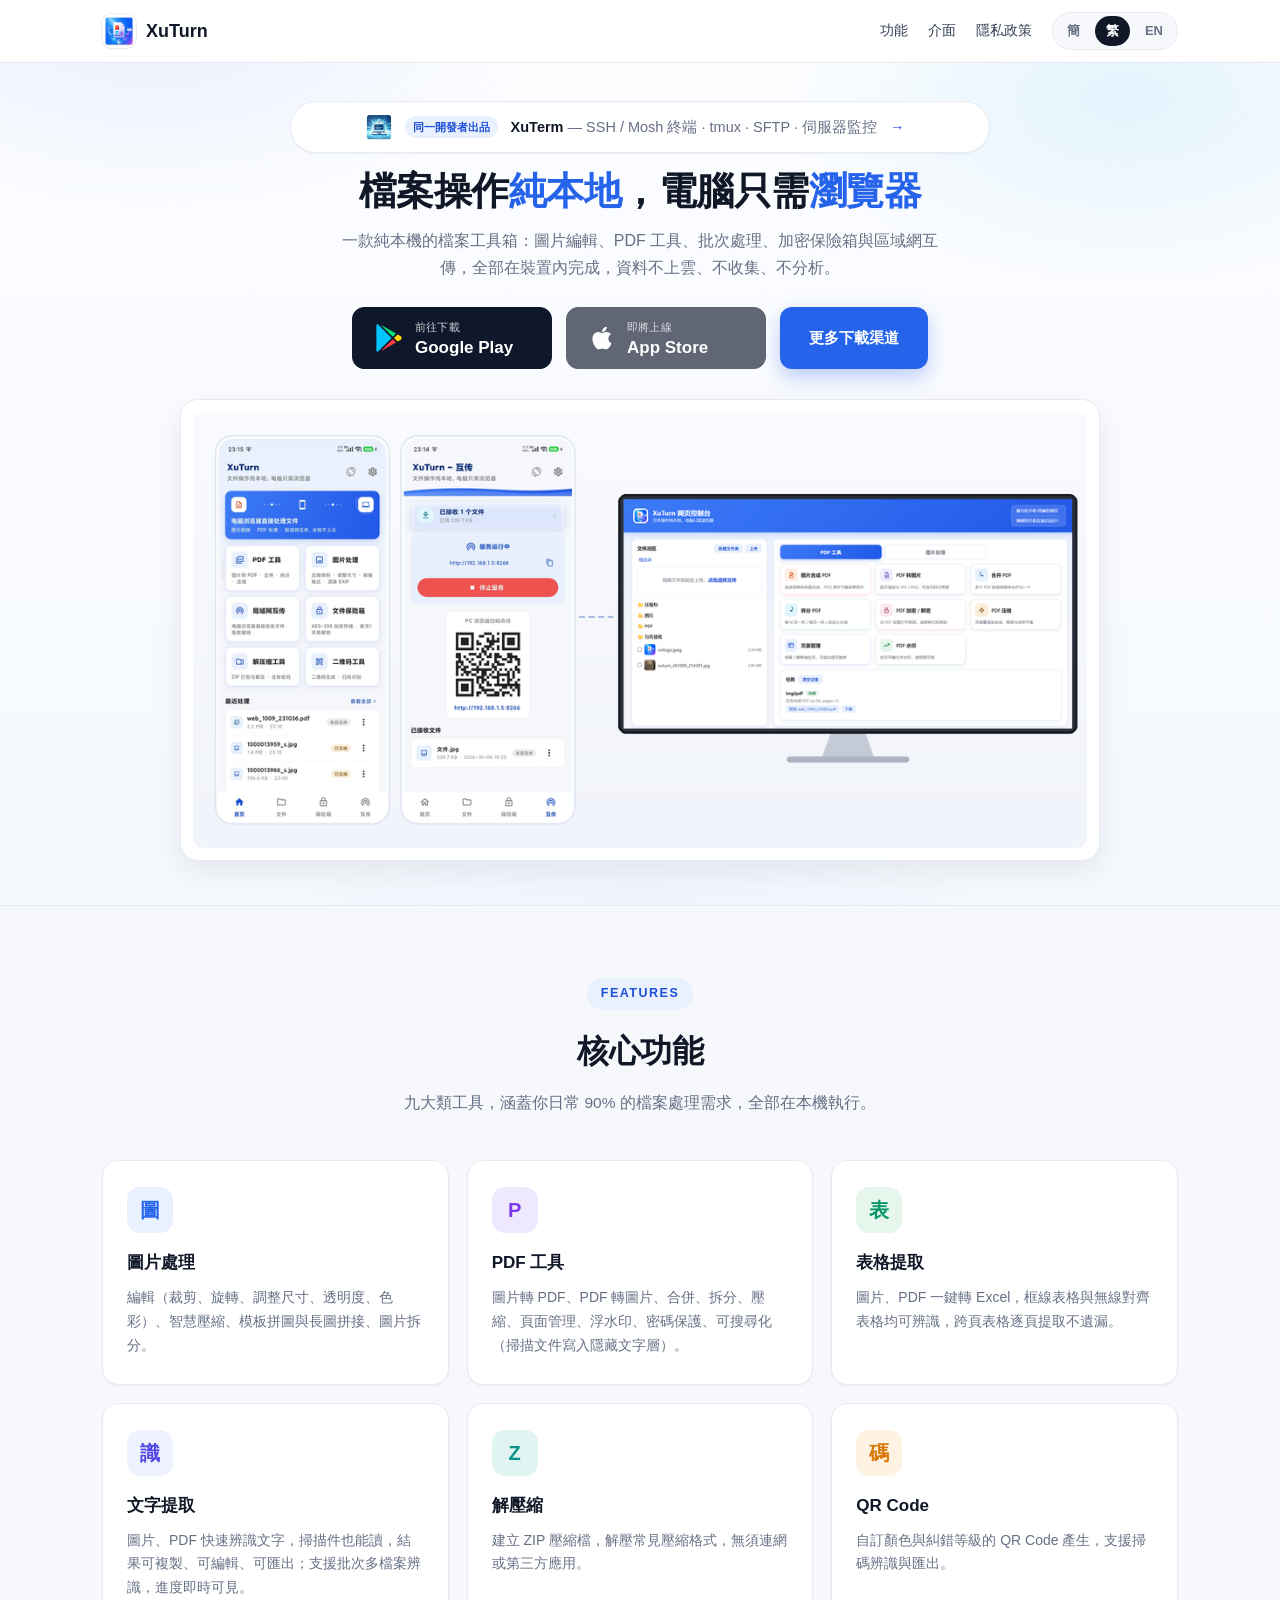
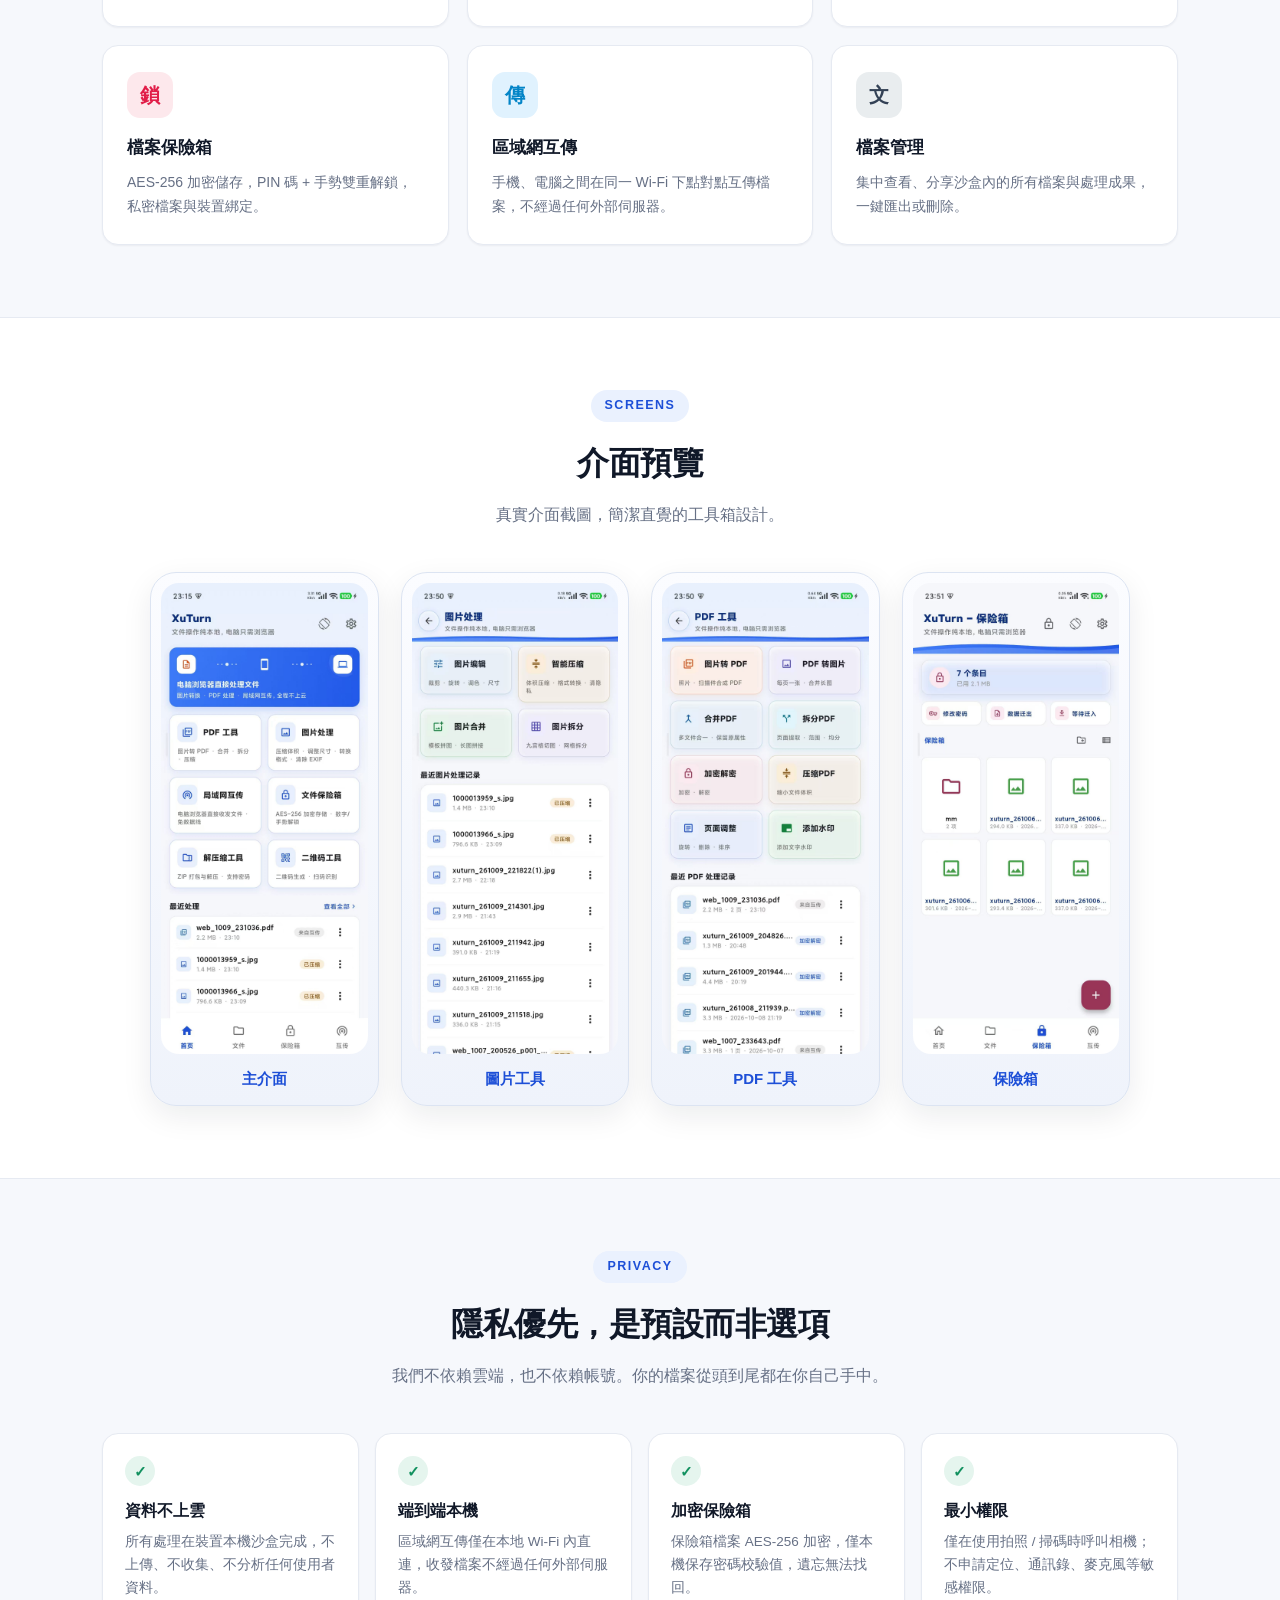
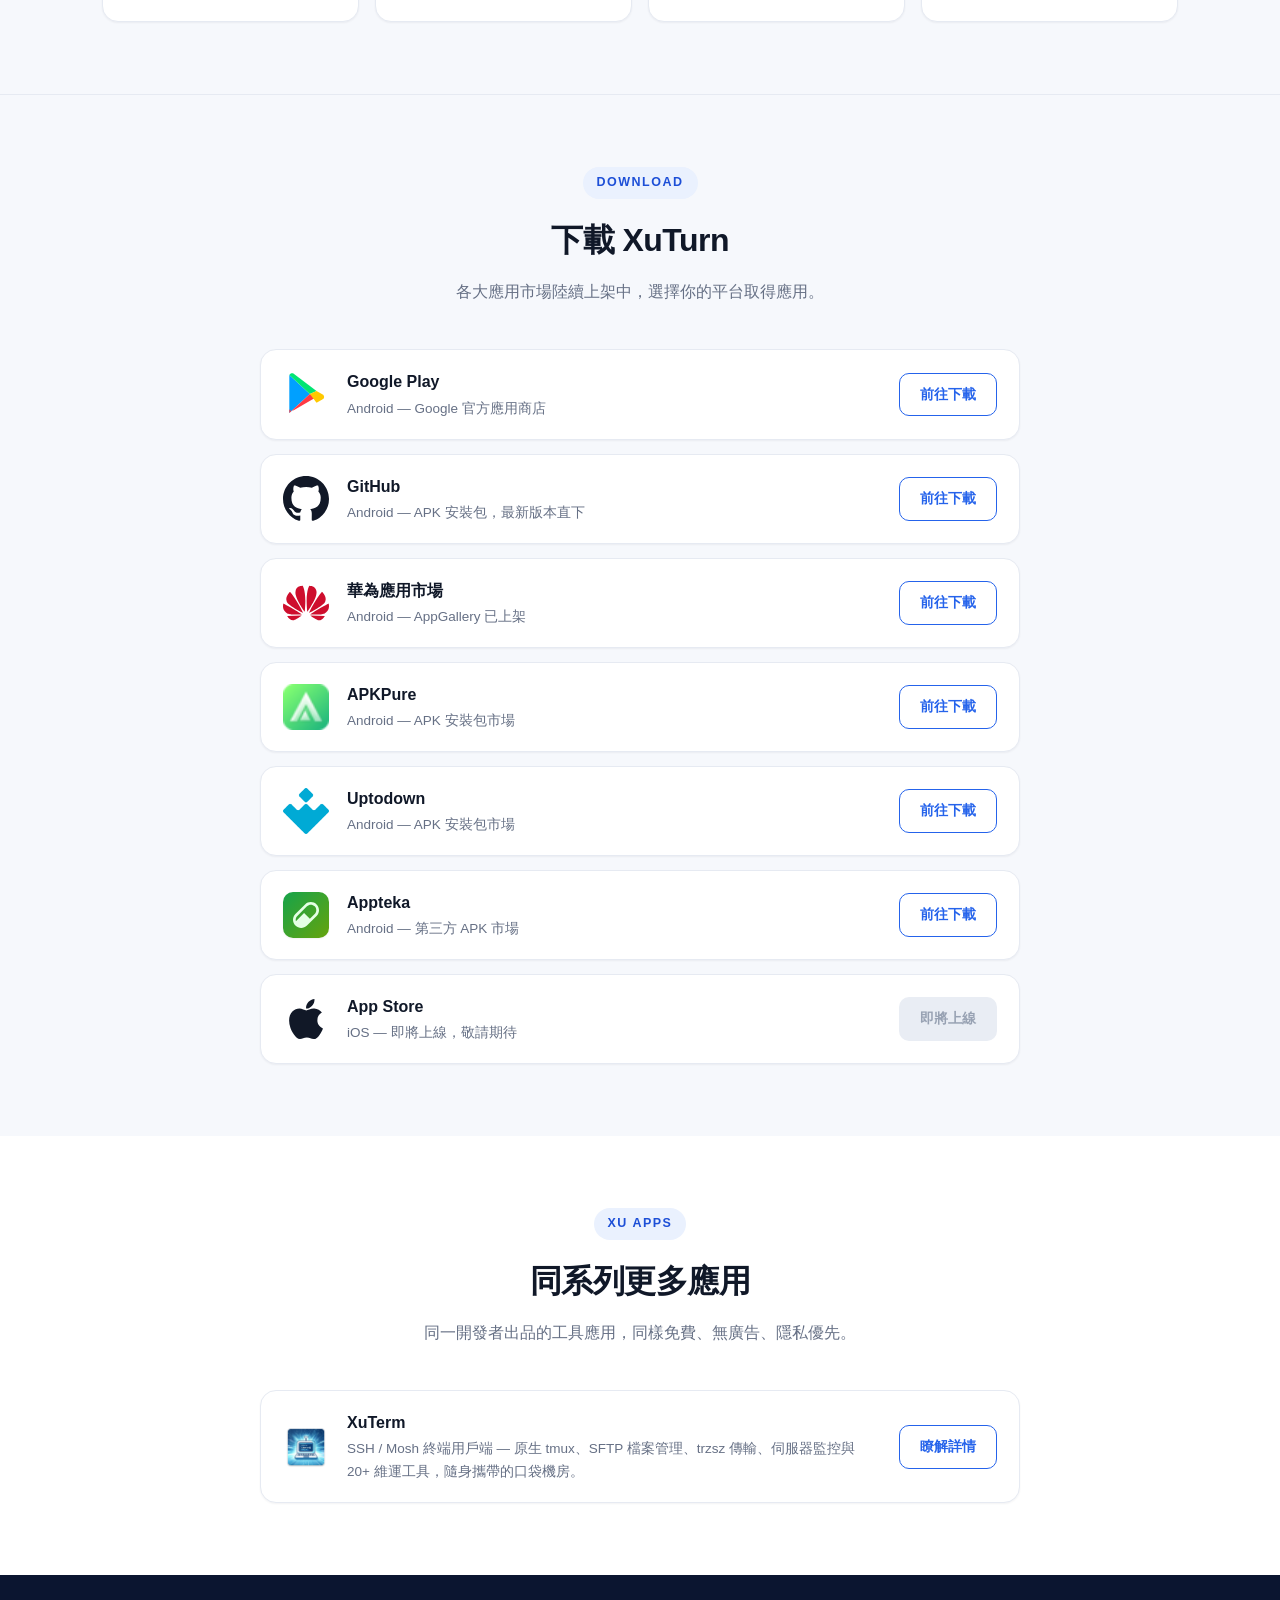
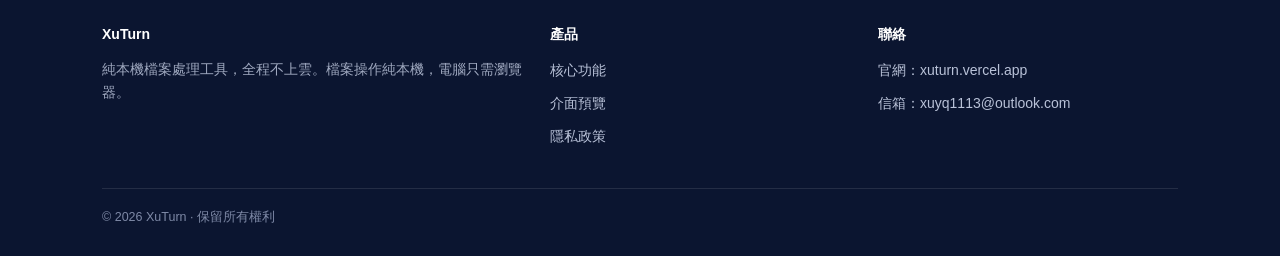
<file: index-zh.html>
<!DOCTYPE html>
<html lang="zh-Hant">
<head>
  <meta charset="UTF-8" />
  <meta name="viewport" content="width=device-width, initial-scale=1.0" />
  <title>XuTurn - 純本機檔案處理工具 | 不上雲 · 隱私優先</title>
  <meta name="description" content="XuTurn 是一款純本機運行的 Android/iOS 檔案工具箱：圖片編輯與壓縮、PDF 全套處理、表格提取、文字辨識提取、ZIP 解壓縮、QR Code、AES-256 加密保險箱、區域網互傳。所有處理都在裝置內完成，資料不上雲。" />
  <meta name="keywords" content="XuTurn,本機檔案處理,檔案工具,圖片壓縮,PDF工具,表格提取,文字提取,OCR辨識,解壓縮,加密保險箱,區域網傳輸,隱私安全,離線" />
  <meta name="author" content="XuTurn" />
  <link rel="canonical" href="https://xuturn.vercel.app/index-zh.html" />
  <link rel="alternate" hreflang="zh-Hans" href="https://xuturn.vercel.app/index.html" />
  <link rel="alternate" hreflang="zh-Hant" href="https://xuturn.vercel.app/index-zh.html" />
  <link rel="alternate" hreflang="en" href="https://xuturn.vercel.app/index-en.html" />
  <link rel="alternate" hreflang="x-default" href="https://xuturn.vercel.app/index.html" />
  <meta property="og:type" content="website" />
  <meta property="og:site_name" content="XuTurn" />
  <meta property="og:title" content="XuTurn - 純本機檔案處理工具 | 不上雲 · 隱私優先" />
  <meta property="og:description" content="圖片編輯壓縮、PDF 全套處理、表格提取、文字辨識提取、ZIP 解壓縮、QR Code、加密保險箱、區域網互傳，全程不上雲。" />
  <meta property="og:url" content="https://xuturn.vercel.app/index-zh.html" />
  <meta property="og:locale" content="zh_TW" />
  <meta name="geo.region" content="TW" />
  <meta name="geo.placename" content="Taiwan" />
  <link rel="icon" type="image/png" href="assets/icon192.png" />
  <link rel="apple-touch-icon" href="assets/icon512.png" />
  <meta property="og:image" content="https://xuturn.vercel.app/assets/shots/promo_zh.png" />
  <meta property="og:image:width" content="1024" />
  <meta property="og:image:height" content="500" />
  <meta name="twitter:card" content="summary_large_image" />
  <meta name="twitter:image" content="https://xuturn.vercel.app/assets/shots/promo_zh.png" />
  <link rel="stylesheet" href="assets/style.css" />
  <script type="application/ld+json">
  {
    "@context": "https://schema.org",
    "@type": "SoftwareApplication",
    "name": "XuTurn",
    "image": "https://xuturn.vercel.app/assets/icon512.png",
    "operatingSystem": "Android, iOS",
    "applicationCategory": "UtilitiesApplication",
    "description": "純本機運行的檔案工具箱：圖片編輯與壓縮、PDF 全套處理、ZIP 解壓縮、QR Code、AES-256 加密保險箱、區域網互傳，資料不上雲。",
    "url": "https://xuturn.vercel.app/",
    "offers": { "@type": "Offer", "price": "0", "priceCurrency": "USD" },
    "author": { "@type": "Organization", "name": "XuTurn", "url": "https://xuturn.vercel.app/" }
  }
  </script>
</head>
<body>
  <header class="site-header">
    <div class="container">
      <a class="brand" href="index-zh.html"><img class="logo" src="assets/icon192.png" alt="XuTurn" width="34" height="34" /><span class="name">XuTurn</span></a>
      <nav class="nav">
        <a href="#features">功能</a>
        <a href="#shots" class="hide-sm">介面</a>
        <a href="privacy-zh.html">隱私政策</a>
        <span class="lang-switch">
          <a href="index.html">簡</a>
          <a href="index-zh.html" class="active">繁</a>
          <a href="index-en.html">EN</a>
        </span>
      </nav>
    </div>
  </header>

  <section class="hero">
    <div class="container">
      <a class="sibling-pill" href="https://xuterm.vercel.app/" target="_blank" rel="noopener">
        <img src="assets/xuterm-logo.png" alt="XuTerm">
        <span class="tag">同一開發者出品</span>
        <span><strong>XuTerm</strong><span class="desc"> — SSH / Mosh 終端 · tmux · SFTP · 伺服器監控</span></span>
        <span class="arrow">&rarr;</span>
      </a>
      <h1>檔案操作<em>純本地</em>，電腦只需<em>瀏覽器</em></h1>
      <p class="lead">一款純本機的檔案工具箱：圖片編輯、PDF 工具、批次處理、加密保險箱與區域網互傳，全部在裝置內完成，資料不上雲、不收集、不分析。</p>
      <div class="cta-row">
        <a class="store-btn" href="https://play.google.com/store/apps/details?id=com.yongqing.xuturn" target="_blank" rel="noopener">
          <svg viewBox="0 0 512 512" width="28" height="28" aria-hidden="true"><path fill="#00C4FF" d="M47 0C34 6.8 25.3 19.2 25.3 35.3v441.3c0 16.1 8.7 28.5 21.7 35.3l256.6-256L47 0z"/><path fill="#00E676" d="M325.3 234.3L104.6 13l280.8 161.2-60.1 60.1z"/><path fill="#FFD500" d="M472.2 225.6l-58.9-34.1-65.7 64.5 65.7 64.5 60.1-34.1c18-14.3 18-46.5-1.2-60.8z"/><path fill="#FF3A44" d="M104.6 499l280.8-161.2-60.1-60.1L104.6 499z"/></svg>
          <span><small>前往下載</small><strong>Google Play</strong></span>
        </a>
        <span class="store-btn soon">
          <svg viewBox="0 0 384 512" width="26" height="26" fill="#fff" aria-hidden="true"><path d="M318.7 268.7c-.2-36.7 16.4-64.4 50-84.8-18.8-26.9-47.2-41.7-84.7-44.6-35.5-2.8-74.3 20.7-88.5 20.7-15 0-49.4-19.7-76.4-19.7C63.3 141.2 4 184.8 4 273.5q0 39.3 14.4 81.2c12.8 36.7 59 126.7 107.2 125.2 25.2-.6 43-17.9 75.8-17.9 31.8 0 48.3 17.9 76.4 17.9 48.6-.7 90.4-82.5 102.6-119.3-65.2-30.7-61.7-90-61.7-91.9zm-56.6-164.2c27.3-32.4 24.8-61.9 24-72.5-24.1 1.4-52 16.4-67.9 34.9-17.5 19.8-27.8 44.3-25.6 71.9 26.1 2 49.9-11.4 69.5-34.3z"/></svg>
          <span><small>即將上線</small><strong>App Store</strong></span>
        </span>
        <a class="btn btn-primary" href="#download">更多下載渠道</a>
      </div>
      <figure class="promo-figure">
        <img src="assets/shots/promo_zh.png" alt="XuTurn：手機提供算力，電腦只需瀏覽器" />
      </figure>
    </div>
  </section>

  <section id="features">
    <div class="container">
      <div class="section-head">
        <span class="eyebrow">Features</span>
        <h2>核心功能</h2>
        <p>九大類工具，涵蓋你日常 90% 的檔案處理需求，全部在本機執行。</p>
      </div>
      <div class="feature-grid">
        <div class="feature-card">
          <div class="ic c1">圖</div>
          <h3>圖片處理</h3>
          <p>編輯（裁剪、旋轉、調整尺寸、透明度、色彩）、智慧壓縮、模板拼圖與長圖拼接、圖片拆分。</p>
        </div>
        <div class="feature-card">
          <div class="ic c2">P</div>
          <h3>PDF 工具</h3>
          <p>圖片轉 PDF、PDF 轉圖片、合併、拆分、壓縮、頁面管理、浮水印、密碼保護、可搜尋化（掃描文件寫入隱藏文字層）。</p>
        </div>
        <div class="feature-card">
          <div class="ic c8">表</div>
          <h3>表格提取</h3>
          <p>圖片、PDF 一鍵轉 Excel，框線表格與無線對齊表格均可辨識，跨頁表格逐頁提取不遺漏。</p>
        </div>
        <div class="feature-card">
          <div class="ic c9">識</div>
          <h3>文字提取</h3>
          <p>圖片、PDF 快速辨識文字，掃描件也能讀，結果可複製、可編輯、可匯出；支援批次多檔案辨識，進度即時可見。</p>
        </div>
        <div class="feature-card">
          <div class="ic c3">Z</div>
          <h3>解壓縮</h3>
          <p>建立 ZIP 壓縮檔，解壓常見壓縮格式，無須連網或第三方應用。</p>
        </div>
        <div class="feature-card">
          <div class="ic c4">碼</div>
          <h3>QR Code</h3>
          <p>自訂顏色與糾錯等級的 QR Code 產生，支援掃碼辨識與匯出。</p>
        </div>
        <div class="feature-card">
          <div class="ic c5">鎖</div>
          <h3>檔案保險箱</h3>
          <p>AES-256 加密儲存，PIN 碼 + 手勢雙重解鎖，私密檔案與裝置綁定。</p>
        </div>
        <div class="feature-card">
          <div class="ic c6">傳</div>
          <h3>區域網互傳</h3>
          <p>手機、電腦之間在同一 Wi-Fi 下點對點互傳檔案，不經過任何外部伺服器。</p>
        </div>
        <div class="feature-card">
          <div class="ic c7">文</div>
          <h3>檔案管理</h3>
          <p>集中查看、分享沙盒內的所有檔案與處理成果，一鍵匯出或刪除。</p>
        </div>
      </div>
    </div>
  </section>

  <section id="shots" class="shots-section">
    <div class="container">
      <div class="section-head">
        <span class="eyebrow">Screens</span>
        <h2>介面預覽</h2>
        <p>真實介面截圖，簡潔直覺的工具箱設計。</p>
      </div>
      <div class="shots">
        <div class="shot">
          <img src="assets/shots/home_zh_c.jpg" alt="主介面" loading="lazy" />
          <div class="shot-label">主介面</div>
        </div>
        <div class="shot">
          <img src="assets/shots/image_zh_c.jpg" alt="圖片工具" loading="lazy" />
          <div class="shot-label">圖片工具</div>
        </div>
        <div class="shot">
          <img src="assets/shots/pdf_zh_c.jpg" alt="PDF 工具" loading="lazy" />
          <div class="shot-label">PDF 工具</div>
        </div>
        <div class="shot">
          <img src="assets/shots/vault_zh_c.jpg" alt="保險箱" loading="lazy" />
          <div class="shot-label">保險箱</div>
        </div>
      </div>
    </div>
  </section>

  <section class="promise">
    <div class="container">
      <div class="section-head">
        <span class="eyebrow">Privacy</span>
        <h2>隱私優先，是預設而非選項</h2>
        <p>我們不依賴雲端，也不依賴帳號。你的檔案從頭到尾都在你自己手中。</p>
      </div>
      <div class="promise-grid">
        <div class="promise-item">
          <div class="check">✓</div>
          <h4>資料不上雲</h4>
          <p>所有處理在裝置本機沙盒完成，不上傳、不收集、不分析任何使用者資料。</p>
        </div>
        <div class="promise-item">
          <div class="check">✓</div>
          <h4>端到端本機</h4>
          <p>區域網互傳僅在本地 Wi-Fi 內直連，收發檔案不經過任何外部伺服器。</p>
        </div>
        <div class="promise-item">
          <div class="check">✓</div>
          <h4>加密保險箱</h4>
          <p>保險箱檔案 AES-256 加密，僅本機保存密碼校驗值，遺忘無法找回。</p>
        </div>
        <div class="promise-item">
          <div class="check">✓</div>
          <h4>最小權限</h4>
          <p>僅在使用拍照 / 掃碼時呼叫相機；不申請定位、通訊錄、麥克風等敏感權限。</p>
        </div>
      </div>
    </div>
  </section>

  <section id="download">
    <div class="container">
      <div class="section-head">
        <span class="eyebrow">Download</span>
        <h2>下載 XuTurn</h2>
        <p>各大應用市場陸續上架中，選擇你的平台取得應用。</p>
      </div>
      <div class="dl-list">
        <div class="dl-card">
          <div class="dl-icon">
            <svg viewBox="0 0 24 24" aria-hidden="true">
              <path fill="#00A0FF" d="M3.3 2.1v19.8L14 12 3.3 2.1z"/>
              <path fill="#00E573" d="M3.3 2.1c.2-.4.6-.7 1-.9.4-.1.9-.1 1.3.2L17.5 10.4 14 12 3.3 2.1z"/>
              <path fill="#FF3A44" d="M3.3 21.9L14 12l3.5 1.6-11.9 6.9c-.4.2-.9.3-1.3.2-.4-.1-.8-.4-1-.8z"/>
              <path fill="#FFC900" d="M17.5 10.4l3.2 1.8c1 .6 1 2 0 2.6l-3.2 1.8L14 12l3.5-1.6z"/>
            </svg>
          </div>
          <div class="dl-info"><h3>Google Play</h3><p>Android — Google 官方應用商店</p></div>
          <a class="dl-btn" href="https://play.google.com/store/apps/details?id=com.yongqing.xuturn" target="_blank" rel="noopener">前往下載</a>
        </div>
        <div class="dl-card">
          <div class="dl-icon">
            <svg viewBox="0 0 16 16" aria-hidden="true"><path fill="#111827" d="M8 0C3.58 0 0 3.58 0 8c0 3.54 2.29 6.53 5.47 7.59.4.07.55-.17.55-.38 0-.19-.01-.82-.01-1.49-2.01.37-2.53-.49-2.69-.94-.09-.23-.48-.94-.82-1.13-.28-.15-.68-.52-.01-.53.63-.01 1.08.58 1.23.82.72 1.21 1.87.87 2.33.66.07-.52.28-.87.51-1.07-1.78-.2-3.64-.89-3.64-3.95 0-.87.31-1.59.82-2.15-.08-.2-.36-1.02.08-2.12 0 0 .67-.21 2.2.82.64-.18 1.32-.27 2-.27s1.36.09 2 .27c1.53-1.04 2.2-.82 2.2-.82.44 1.1.16 1.92.08 2.12.51.56.82 1.27.82 2.15 0 3.07-1.87 3.75-3.65 3.95.29.25.54.73.54 1.48 0 1.07-.01 1.93-.01 2.2 0 .21.15.46.55.38A8.01 8.01 0 0 0 16 8c0-4.42-3.58-8-8-8z"/></svg>
          </div>
          <div class="dl-info"><h3>GitHub</h3><p>Android — APK 安裝包，最新版本直下</p></div>
          <a class="dl-btn" href="https://github.com/LuckyYoungXU/xuturn/releases/latest" target="_blank" rel="noopener">前往下載</a>
        </div>
        <div class="dl-card">
          <div class="dl-icon">
            <svg viewBox="0 0 24 24" aria-hidden="true"><path fill="#CE0E2D" d="M3.67 6.14S1.82 7.91 1.72 9.78v.35c.08 1.51 1.22 2.4 1.22 2.4 1.83 1.79 6.26 4.04 7.3 4.55 0 0 .06.03.1-.01l.02-.04v-.04C7.52 10.8 3.67 6.14 3.67 6.14zM9.65 18.6c-.02-.08-.1-.08-.1-.08l-7.38.26c.8 1.43 2.15 2.53 3.56 2.2.96-.25 3.16-1.78 3.88-2.3.06-.05.04-.09.04-.09zm.08-.78C6.49 15.63.21 12.28.21 12.28c-.15.46-.2.9-.21 1.3v.07c0 1.07.4 1.82.4 1.82.8 1.69 2.34 2.2 2.34 2.2.7.3 1.4.31 1.4.31.12.02 4.4 0 5.54 0 .05 0 .08-.05.08-.05v-.06c0-.03-.03-.05-.03-.05zM9.06 3.19a3.42 3.42 0 00-2.57 3.15v.41c.03.6.16 1.05.16 1.05.66 2.9 3.86 7.65 4.55 8.65.05.05.1.03.1.03a.1.1 0 00.06-.1c1.06-10.6-1.11-13.42-1.11-13.42-.32.02-1.19.23-1.19.23zm8.299 2.27s-.49-1.8-2.44-2.28c0 0-.57-.14-1.17-.22 0 0-2.18 2.81-1.12 13.43.01.07.06.08.06.08.07.03.1-.03.1-.03.72-1.03 3.9-5.76 4.55-8.64 0 0 .36-1.4.02-2.34zm-2.92 13.07s-.07 0-.09.05c0 0-.01.07.03.1.7.51 2.85 2 3.88 2.3 0 0 .16.05.43.06h.14c.69-.02 1.9-.37 3-2.26l-7.4-.25zm7.83-8.41c.14-2.06-1.94-3.97-1.94-3.98 0 0-3.85 4.66-6.67 10.8 0 0-.03.08.02.13l.04.01h.06c1.06-.53 5.46-2.77 7.28-4.54 0 0 1.15-.93 1.21-2.42zm1.52 2.14s-6.28 3.37-9.52 5.55c0 0-.05.04-.03.11 0 0 .03.06.07.06 1.16 0 5.56 0 5.67-.02 0 0 .57-.02 1.27-.29 0 0 1.56-.5 2.37-2.27 0 0 .73-1.45.17-3.14z"/></svg>
          </div>
          <div class="dl-info"><h3>華為應用市場</h3><p>Android — AppGallery 已上架</p></div>
          <a class="dl-btn" href="https://appgallery.huawei.com/app/C119295679" target="_blank" rel="noopener">前往下載</a>
        </div>
        <div class="dl-card">
          <div class="dl-icon">
            <img src="assets/apkpure.png" alt="APKPure">
          </div>
          <div class="dl-info"><h3>APKPure</h3><p>Android — APK 安裝包市場</p></div>
          <a class="dl-btn" href="https://apkpure.com/p/com.yongqing.xuturn" target="_blank" rel="noopener">前往下載</a>
        </div>
        <div class="dl-card">
          <div class="dl-icon">
            <img src="assets/uptodown.png" alt="Uptodown">
          </div>
          <div class="dl-info"><h3>Uptodown</h3><p>Android — APK 安裝包市場</p></div>
          <a class="dl-btn" href="https://xuturn.en.uptodown.com/android" target="_blank" rel="noopener">前往下載</a>
        </div>
        <div class="dl-card">
          <div class="dl-icon appteka">
            <svg viewBox="0 0 260 260" fill="#E5FFE5" width="26" height="26" aria-hidden="true"><path d="M23.9276 120.32L120.32 23.9276C152.36 -7.97588 204.032 -7.97588 236.072 23.9276C267.976 55.8311 267.976 107.64 236.072 139.68L139.68 236.072C107.64 267.976 55.8311 267.976 23.9276 236.072C-7.97588 204.032 -7.97588 152.36 23.9276 120.32ZM43.2879 139.68C28.9722 153.859 24.2003 174.174 29.1085 192.307L110.776 110.776L168.584 168.584L216.712 120.32C238.117 99.0509 238.117 64.5569 216.712 43.2879C195.443 21.8825 160.949 21.8825 139.68 43.2879L43.2879 139.68Z"></path></svg>
          </div>
          <div class="dl-info"><h3>Appteka</h3><p>Android — 第三方 APK 市場</p></div>
          <a class="dl-btn" href="https://appteka.store/user/566539" target="_blank" rel="noopener">前往下載</a>
        </div>
        <!-- 上架後把 href="#" 替換為對應市場的實際連結 -->
        <div class="dl-card">
          <div class="dl-icon">
            <svg viewBox="0 0 384 512" aria-hidden="true"><path fill="#111827" d="M318.7 268.7c-.2-36.7 16.4-64.4 50-84.8-18.8-26.9-47.2-41.7-84.7-44.6-35.5-2.8-74.3 20.7-88.5 20.7-15 0-49.4-19.7-76.4-19.7C63.3 141.2 4 184.8 4 273.5q0 39.3 14.4 81.2c12.8 36.7 59 126.7 107.2 125.2 25.2-.6 43-17.9 75.8-17.9 31.8 0 48.3 17.9 76.4 17.9 48.6-.7 90.4-82.5 102.6-119.3-65.2-30.7-61.7-90-61.7-91.9zm-56.6-164.2c27.3-32.4 24.8-61.9 24-72.5-24.1 1.4-52 16.4-67.9 34.9-17.5 19.8-27.8 44.3-25.6 71.9 26.1 2 49.9-11.4 69.5-34.3z"/></svg>
          </div>
          <div class="dl-info"><h3>App Store</h3><p>iOS — 即將上線，敬請期待</p></div>
          <span class="dl-btn soon">即將上線</span>
        </div>
      </div>
    </div>
  </section>

  <section id="more-apps">
    <div class="container">
      <div class="section-head">
        <span class="eyebrow">Xu Apps</span>
        <h2>同系列更多應用</h2>
        <p>同一開發者出品的工具應用，同樣免費、無廣告、隱私優先。</p>
      </div>
      <div class="dl-list">
        <div class="dl-card">
          <div class="dl-icon"><img src="assets/xuterm-logo.png" alt="XuTerm"></div>
          <div class="dl-info"><h3>XuTerm</h3><p>SSH / Mosh 終端用戶端 — 原生 tmux、SFTP 檔案管理、trzsz 傳輸、伺服器監控與 20+ 維運工具，隨身攜帶的口袋機房。</p></div>
          <a class="dl-btn" href="https://xuterm.vercel.app/" target="_blank" rel="noopener">瞭解詳情</a>
        </div>
      </div>
    </div>
  </section>

  <footer class="site-footer">
    <div class="container">
      <div class="cols">
        <div>
          <h4>XuTurn</h4>
          <p>純本機檔案處理工具，全程不上雲。檔案操作純本機，電腦只需瀏覽器。</p>
        </div>
        <div>
          <h4>產品</h4>
          <ul>
            <li><a href="#features">核心功能</a></li>
            <li><a href="#shots">介面預覽</a></li>
            <li><a href="privacy-zh.html">隱私政策</a></li>
          </ul>
        </div>
        <div>
          <h4>聯絡</h4>
          <ul>
            <li><a href="https://xuturn.vercel.app/index-zh.html">官網：xuturn.vercel.app</a></li>
            <li><a href="mailto:xuyq1113@outlook.com">信箱：xuyq1113@outlook.com</a></li>
          </ul>
        </div>
      </div>
      <div class="footer-bottom">© 2026 XuTurn · 保留所有權利</div>
    </div>
  </footer>
</body>
</html>
</file>
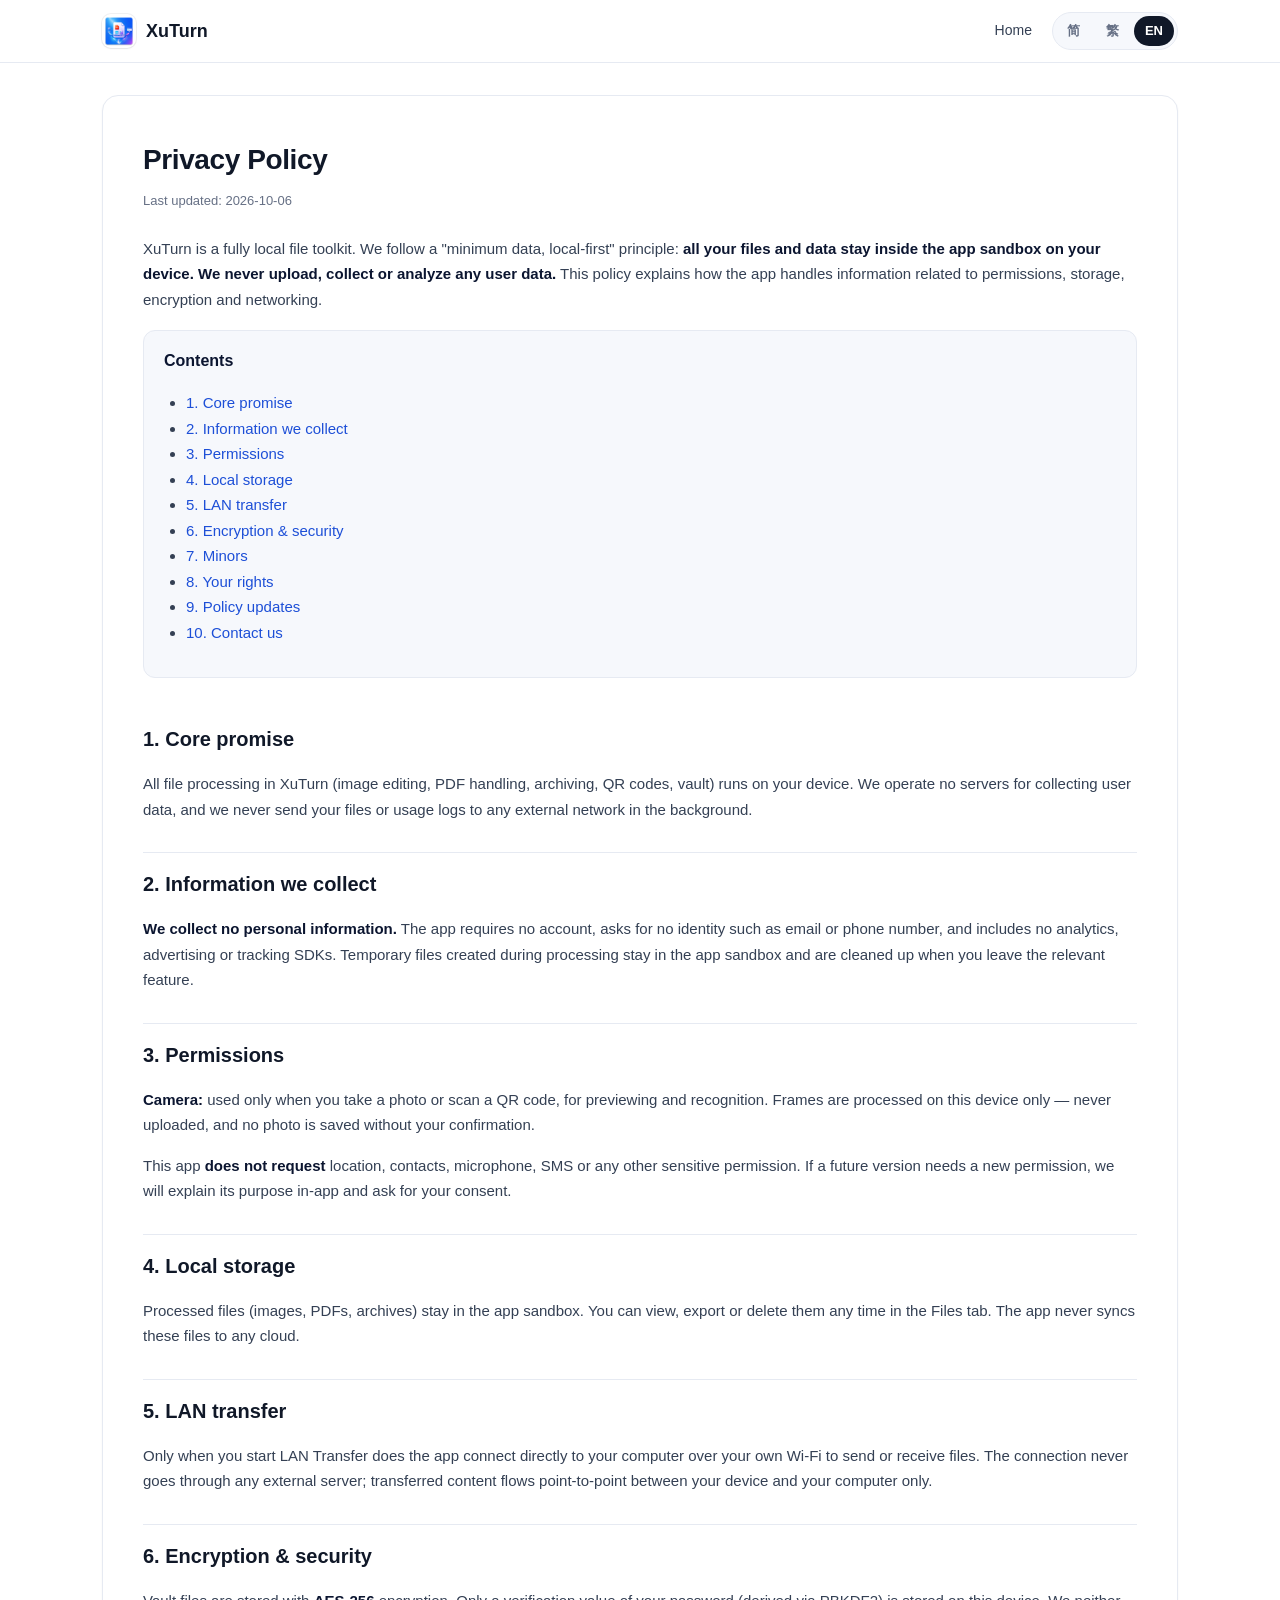
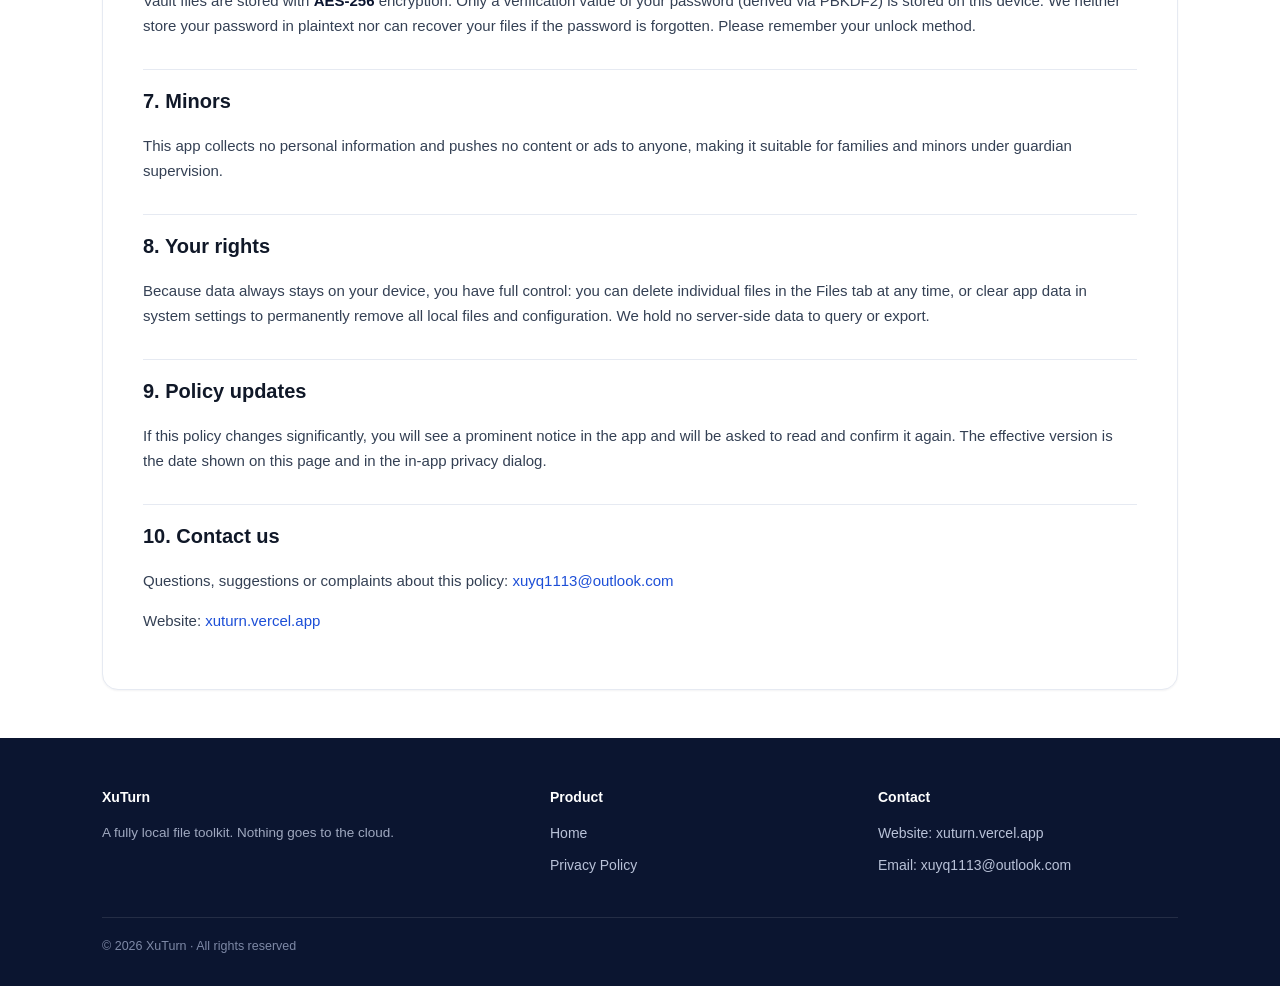
<file: privacy-en.html>
<!DOCTYPE html>
<html lang="en">
<head>
  <meta charset="UTF-8" />
  <meta name="viewport" content="width=device-width, initial-scale=1.0" />
  <title>XuTurn Privacy Policy | Fully Local, No Cloud</title>
  <meta name="description" content="XuTurn Privacy Policy: a fully local file toolkit that uploads, collects or analyzes no user data. Covers permissions, local storage, encrypted vault, LAN transfer and minors." />
  <meta name="keywords" content="XuTurn,privacy policy,local files,no cloud,encrypted vault,permissions" />
  <meta name="author" content="XuTurn" />
  <link rel="canonical" href="https://xuturn.vercel.app/privacy-en.html" />
  <link rel="alternate" hreflang="zh-Hans" href="https://xuturn.vercel.app/privacy.html" />
  <link rel="alternate" hreflang="zh-Hant" href="https://xuturn.vercel.app/privacy-zh.html" />
  <link rel="alternate" hreflang="en" href="https://xuturn.vercel.app/privacy-en.html" />
  <link rel="alternate" hreflang="x-default" href="https://xuturn.vercel.app/privacy.html" />
  <meta property="og:type" content="article" />
  <meta property="og:site_name" content="XuTurn" />
  <meta property="og:title" content="XuTurn Privacy Policy" />
  <meta property="og:url" content="https://xuturn.vercel.app/privacy-en.html" />
  <link rel="icon" type="image/png" href="assets/icon192.png" />
  <link rel="apple-touch-icon" href="assets/icon512.png" />
  <meta property="og:image" content="https://xuturn.vercel.app/assets/icon512.png" />
  <meta property="og:image:width" content="512" />
  <meta property="og:image:height" content="512" />
  <meta name="twitter:card" content="summary" />
  <meta name="twitter:image" content="https://xuturn.vercel.app/assets/icon512.png" />
  <link rel="stylesheet" href="assets/style.css" />
</head>
<body>
  <header class="site-header">
    <div class="container">
      <a class="brand" href="index-en.html"><img class="logo" src="assets/icon192.png" alt="XuTurn" width="32" height="32" /><span class="name">XuTurn</span></a>
      <nav class="nav">
        <a href="index-en.html">Home</a>
        <span class="lang-switch">
          <a href="privacy.html">简</a>
          <a href="privacy-zh.html">繁</a>
          <a href="privacy-en.html" class="active">EN</a>
        </span>
      </nav>
    </div>
  </header>

  <div class="container">
    <article class="doc">
      <h1>Privacy Policy</h1>
      <div class="updated">Last updated: 2026-10-06</div>

      <p>XuTurn is a fully local file toolkit. We follow a "minimum data, local-first" principle: <strong>all your files and data stay inside the app sandbox on your device. We never upload, collect or analyze any user data.</strong> This policy explains how the app handles information related to permissions, storage, encryption and networking.</p>

      <div class="toc">
        <strong>Contents</strong>
        <ul>
          <li><a href="#p1">1. Core promise</a></li>
          <li><a href="#p2">2. Information we collect</a></li>
          <li><a href="#p3">3. Permissions</a></li>
          <li><a href="#p4">4. Local storage</a></li>
          <li><a href="#p5">5. LAN transfer</a></li>
          <li><a href="#p6">6. Encryption &amp; security</a></li>
          <li><a href="#p7">7. Minors</a></li>
          <li><a href="#p8">8. Your rights</a></li>
          <li><a href="#p9">9. Policy updates</a></li>
          <li><a href="#p10">10. Contact us</a></li>
        </ul>
      </div>

      <h2 id="p1">1. Core promise</h2>
      <p>All file processing in XuTurn (image editing, PDF handling, archiving, QR codes, vault) runs on your device. We operate no servers for collecting user data, and we never send your files or usage logs to any external network in the background.</p>

      <h2 id="p2">2. Information we collect</h2>
      <p><strong>We collect no personal information.</strong> The app requires no account, asks for no identity such as email or phone number, and includes no analytics, advertising or tracking SDKs. Temporary files created during processing stay in the app sandbox and are cleaned up when you leave the relevant feature.</p>

      <h2 id="p3">3. Permissions</h2>
      <p><strong>Camera:</strong> used only when you take a photo or scan a QR code, for previewing and recognition. Frames are processed on this device only — never uploaded, and no photo is saved without your confirmation.</p>
      <p>This app <strong>does not request</strong> location, contacts, microphone, SMS or any other sensitive permission. If a future version needs a new permission, we will explain its purpose in-app and ask for your consent.</p>

      <h2 id="p4">4. Local storage</h2>
      <p>Processed files (images, PDFs, archives) stay in the app sandbox. You can view, export or delete them any time in the Files tab. The app never syncs these files to any cloud.</p>

      <h2 id="p5">5. LAN transfer</h2>
      <p>Only when you start LAN Transfer does the app connect directly to your computer over your own Wi-Fi to send or receive files. The connection never goes through any external server; transferred content flows point-to-point between your device and your computer only.</p>

      <h2 id="p6">6. Encryption &amp; security</h2>
      <p>Vault files are stored with <strong>AES-256</strong> encryption. Only a verification value of your password (derived via PBKDF2) is stored on this device. We neither store your password in plaintext nor can recover your files if the password is forgotten. Please remember your unlock method.</p>

      <h2 id="p7">7. Minors</h2>
      <p>This app collects no personal information and pushes no content or ads to anyone, making it suitable for families and minors under guardian supervision.</p>

      <h2 id="p8">8. Your rights</h2>
      <p>Because data always stays on your device, you have full control: you can delete individual files in the Files tab at any time, or clear app data in system settings to permanently remove all local files and configuration. We hold no server-side data to query or export.</p>

      <h2 id="p9">9. Policy updates</h2>
      <p>If this policy changes significantly, you will see a prominent notice in the app and will be asked to read and confirm it again. The effective version is the date shown on this page and in the in-app privacy dialog.</p>

      <h2 id="p10">10. Contact us</h2>
      <p>Questions, suggestions or complaints about this policy: <a href="mailto:xuyq1113@outlook.com">xuyq1113@outlook.com</a></p>
      <p>Website: <a href="https://xuturn.vercel.app/index-en.html">xuturn.vercel.app</a></p>
    </article>
  </div>

  <footer class="site-footer">
    <div class="container">
      <div class="cols">
        <div>
          <h4>XuTurn</h4>
          <p>A fully local file toolkit. Nothing goes to the cloud.</p>
        </div>
        <div>
          <h4>Product</h4>
          <ul>
            <li><a href="index-en.html">Home</a></li>
            <li><a href="privacy-en.html">Privacy Policy</a></li>
          </ul>
        </div>
        <div>
          <h4>Contact</h4>
          <ul>
            <li><a href="https://xuturn.vercel.app/index-en.html">Website: xuturn.vercel.app</a></li>
            <li><a href="mailto:xuyq1113@outlook.com">Email: xuyq1113@outlook.com</a></li>
          </ul>
        </div>
      </div>
      <div class="footer-bottom">© 2026 XuTurn · All rights reserved</div>
    </div>
  </footer>
</body>
</html>
</file>
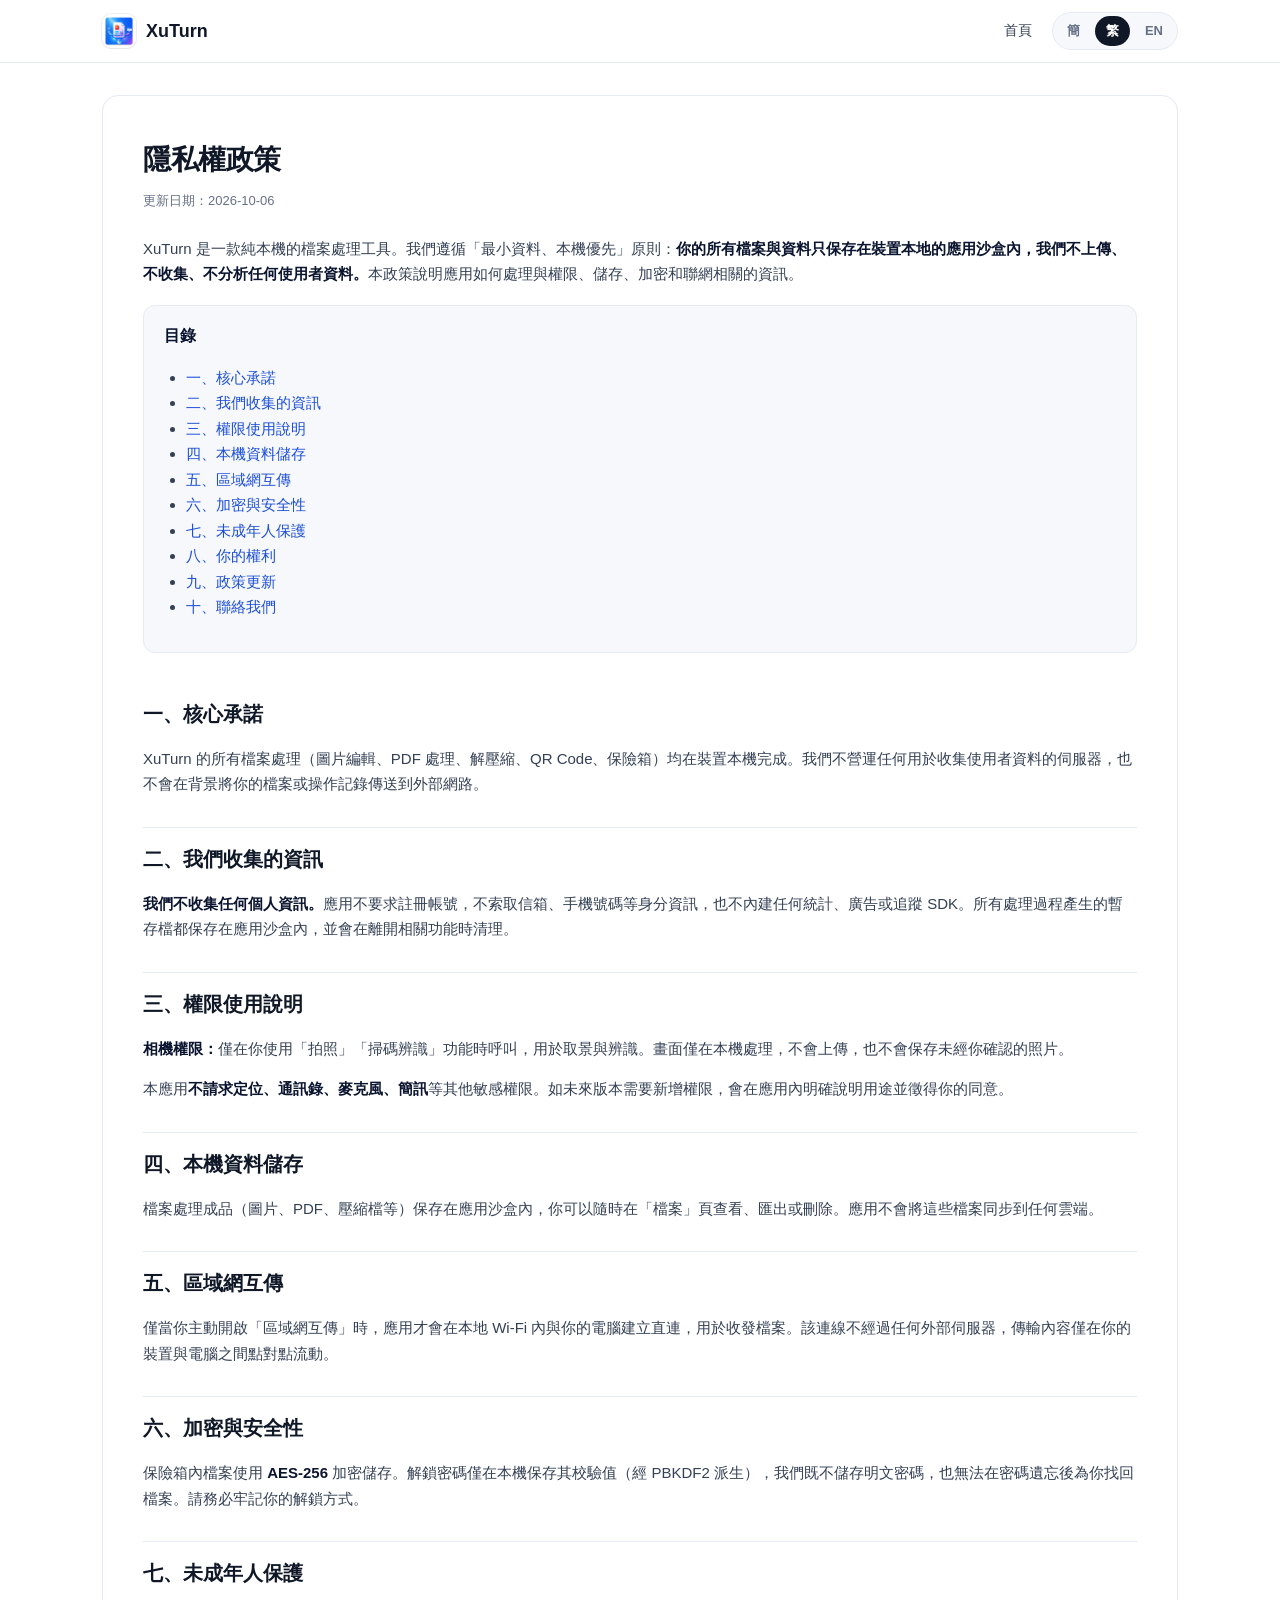
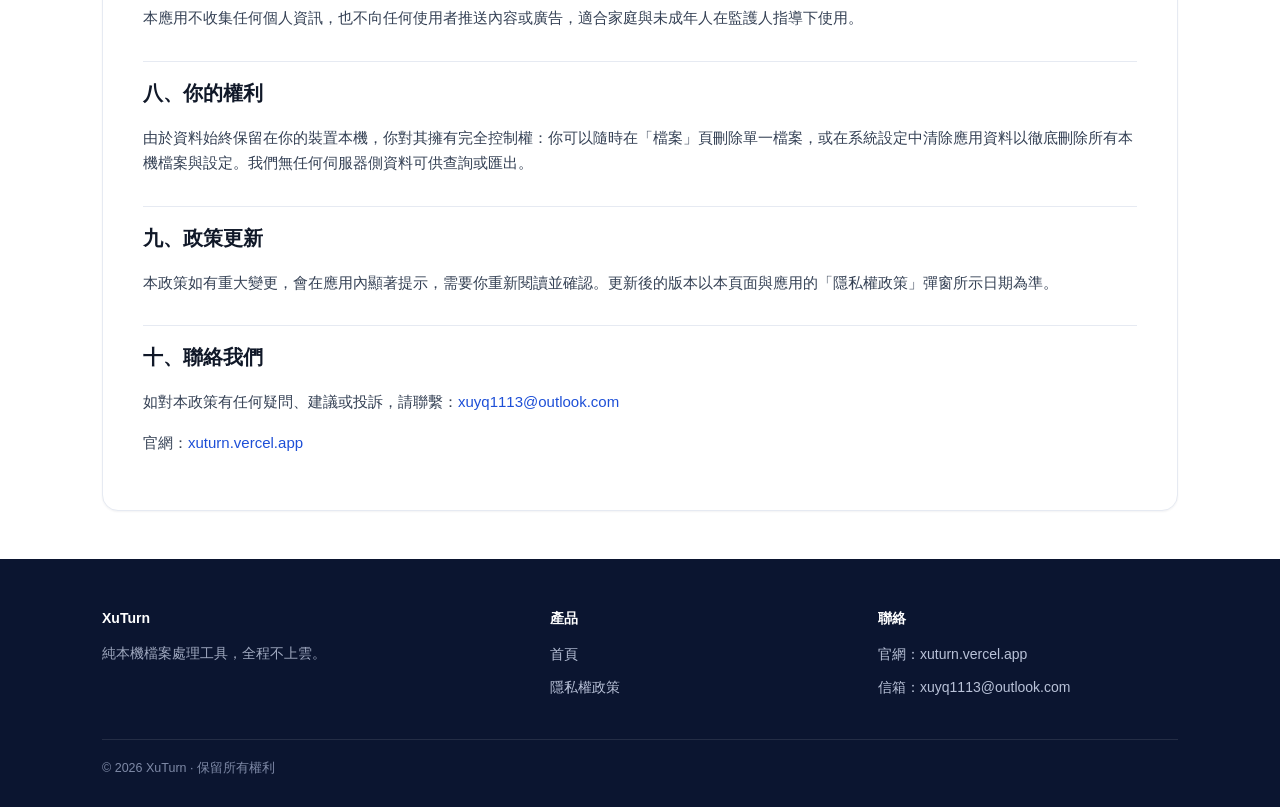
<file: privacy-zh.html>
<!DOCTYPE html>
<html lang="zh-Hant">
<head>
  <meta charset="UTF-8" />
  <meta name="viewport" content="width=device-width, initial-scale=1.0" />
  <title>XuTurn 隱私權政策 | 純本機檔案處理，資料不上雲</title>
  <meta name="description" content="XuTurn 隱私權政策：純本機檔案處理工具，不上傳、不收集、不分析任何使用者資料。說明權限使用、本機儲存、加密保險箱、區域網互傳與未成年人保護。" />
  <meta name="keywords" content="XuTurn,隱私權政策,本機檔案,資料不上雲,加密保險箱,權限說明" />
  <meta name="author" content="XuTurn" />
  <link rel="canonical" href="https://xuturn.vercel.app/privacy-zh.html" />
  <link rel="alternate" hreflang="zh-Hans" href="https://xuturn.vercel.app/privacy.html" />
  <link rel="alternate" hreflang="zh-Hant" href="https://xuturn.vercel.app/privacy-zh.html" />
  <link rel="alternate" hreflang="en" href="https://xuturn.vercel.app/privacy-en.html" />
  <link rel="alternate" hreflang="x-default" href="https://xuturn.vercel.app/privacy.html" />
  <meta property="og:type" content="article" />
  <meta property="og:site_name" content="XuTurn" />
  <meta property="og:title" content="XuTurn 隱私權政策" />
  <meta property="og:url" content="https://xuturn.vercel.app/privacy-zh.html" />
  <meta name="geo.region" content="TW" />
  <link rel="icon" type="image/png" href="assets/icon192.png" />
  <link rel="apple-touch-icon" href="assets/icon512.png" />
  <meta property="og:image" content="https://xuturn.vercel.app/assets/icon512.png" />
  <meta property="og:image:width" content="512" />
  <meta property="og:image:height" content="512" />
  <meta name="twitter:card" content="summary" />
  <meta name="twitter:image" content="https://xuturn.vercel.app/assets/icon512.png" />
  <link rel="stylesheet" href="assets/style.css" />
</head>
<body>
  <header class="site-header">
    <div class="container">
      <a class="brand" href="index-zh.html"><img class="logo" src="assets/icon192.png" alt="XuTurn" width="32" height="32" /><span class="name">XuTurn</span></a>
      <nav class="nav">
        <a href="index-zh.html">首頁</a>
        <span class="lang-switch">
          <a href="privacy.html">簡</a>
          <a href="privacy-zh.html" class="active">繁</a>
          <a href="privacy-en.html">EN</a>
        </span>
      </nav>
    </div>
  </header>

  <div class="container">
    <article class="doc">
      <h1>隱私權政策</h1>
      <div class="updated">更新日期：2026-10-06</div>

      <p>XuTurn 是一款純本機的檔案處理工具。我們遵循「最小資料、本機優先」原則：<strong>你的所有檔案與資料只保存在裝置本地的應用沙盒內，我們不上傳、不收集、不分析任何使用者資料。</strong>本政策說明應用如何處理與權限、儲存、加密和聯網相關的資訊。</p>

      <div class="toc">
        <strong>目錄</strong>
        <ul>
          <li><a href="#p1">一、核心承諾</a></li>
          <li><a href="#p2">二、我們收集的資訊</a></li>
          <li><a href="#p3">三、權限使用說明</a></li>
          <li><a href="#p4">四、本機資料儲存</a></li>
          <li><a href="#p5">五、區域網互傳</a></li>
          <li><a href="#p6">六、加密與安全性</a></li>
          <li><a href="#p7">七、未成年人保護</a></li>
          <li><a href="#p8">八、你的權利</a></li>
          <li><a href="#p9">九、政策更新</a></li>
          <li><a href="#p10">十、聯絡我們</a></li>
        </ul>
      </div>

      <h2 id="p1">一、核心承諾</h2>
      <p>XuTurn 的所有檔案處理（圖片編輯、PDF 處理、解壓縮、QR Code、保險箱）均在裝置本機完成。我們不營運任何用於收集使用者資料的伺服器，也不會在背景將你的檔案或操作記錄傳送到外部網路。</p>

      <h2 id="p2">二、我們收集的資訊</h2>
      <p><strong>我們不收集任何個人資訊。</strong>應用不要求註冊帳號，不索取信箱、手機號碼等身分資訊，也不內建任何統計、廣告或追蹤 SDK。所有處理過程產生的暫存檔都保存在應用沙盒內，並會在離開相關功能時清理。</p>

      <h2 id="p3">三、權限使用說明</h2>
      <p><strong>相機權限：</strong>僅在你使用「拍照」「掃碼辨識」功能時呼叫，用於取景與辨識。畫面僅在本機處理，不會上傳，也不會保存未經你確認的照片。</p>
      <p>本應用<strong>不請求定位、通訊錄、麥克風、簡訊</strong>等其他敏感權限。如未來版本需要新增權限，會在應用內明確說明用途並徵得你的同意。</p>

      <h2 id="p4">四、本機資料儲存</h2>
      <p>檔案處理成品（圖片、PDF、壓縮檔等）保存在應用沙盒內，你可以隨時在「檔案」頁查看、匯出或刪除。應用不會將這些檔案同步到任何雲端。</p>

      <h2 id="p5">五、區域網互傳</h2>
      <p>僅當你主動開啟「區域網互傳」時，應用才會在本地 Wi-Fi 內與你的電腦建立直連，用於收發檔案。該連線不經過任何外部伺服器，傳輸內容僅在你的裝置與電腦之間點對點流動。</p>

      <h2 id="p6">六、加密與安全性</h2>
      <p>保險箱內檔案使用 <strong>AES-256</strong> 加密儲存。解鎖密碼僅在本機保存其校驗值（經 PBKDF2 派生），我們既不儲存明文密碼，也無法在密碼遺忘後為你找回檔案。請務必牢記你的解鎖方式。</p>

      <h2 id="p7">七、未成年人保護</h2>
      <p>本應用不收集任何個人資訊，也不向任何使用者推送內容或廣告，適合家庭與未成年人在監護人指導下使用。</p>

      <h2 id="p8">八、你的權利</h2>
      <p>由於資料始終保留在你的裝置本機，你對其擁有完全控制權：你可以隨時在「檔案」頁刪除單一檔案，或在系統設定中清除應用資料以徹底刪除所有本機檔案與設定。我們無任何伺服器側資料可供查詢或匯出。</p>

      <h2 id="p9">九、政策更新</h2>
      <p>本政策如有重大變更，會在應用內顯著提示，需要你重新閱讀並確認。更新後的版本以本頁面與應用的「隱私權政策」彈窗所示日期為準。</p>

      <h2 id="p10">十、聯絡我們</h2>
      <p>如對本政策有任何疑問、建議或投訴，請聯繫：<a href="mailto:xuyq1113@outlook.com">xuyq1113@outlook.com</a></p>
      <p>官網：<a href="https://xuturn.vercel.app/index-zh.html">xuturn.vercel.app</a></p>
    </article>
  </div>

  <footer class="site-footer">
    <div class="container">
      <div class="cols">
        <div>
          <h4>XuTurn</h4>
          <p>純本機檔案處理工具，全程不上雲。</p>
        </div>
        <div>
          <h4>產品</h4>
          <ul>
            <li><a href="index-zh.html">首頁</a></li>
            <li><a href="privacy-zh.html">隱私權政策</a></li>
          </ul>
        </div>
        <div>
          <h4>聯絡</h4>
          <ul>
            <li><a href="https://xuturn.vercel.app/index-zh.html">官網：xuturn.vercel.app</a></li>
            <li><a href="mailto:xuyq1113@outlook.com">信箱：xuyq1113@outlook.com</a></li>
          </ul>
        </div>
      </div>
      <div class="footer-bottom">© 2026 XuTurn · 保留所有權利</div>
    </div>
  </footer>
</body>
</html>
</file>
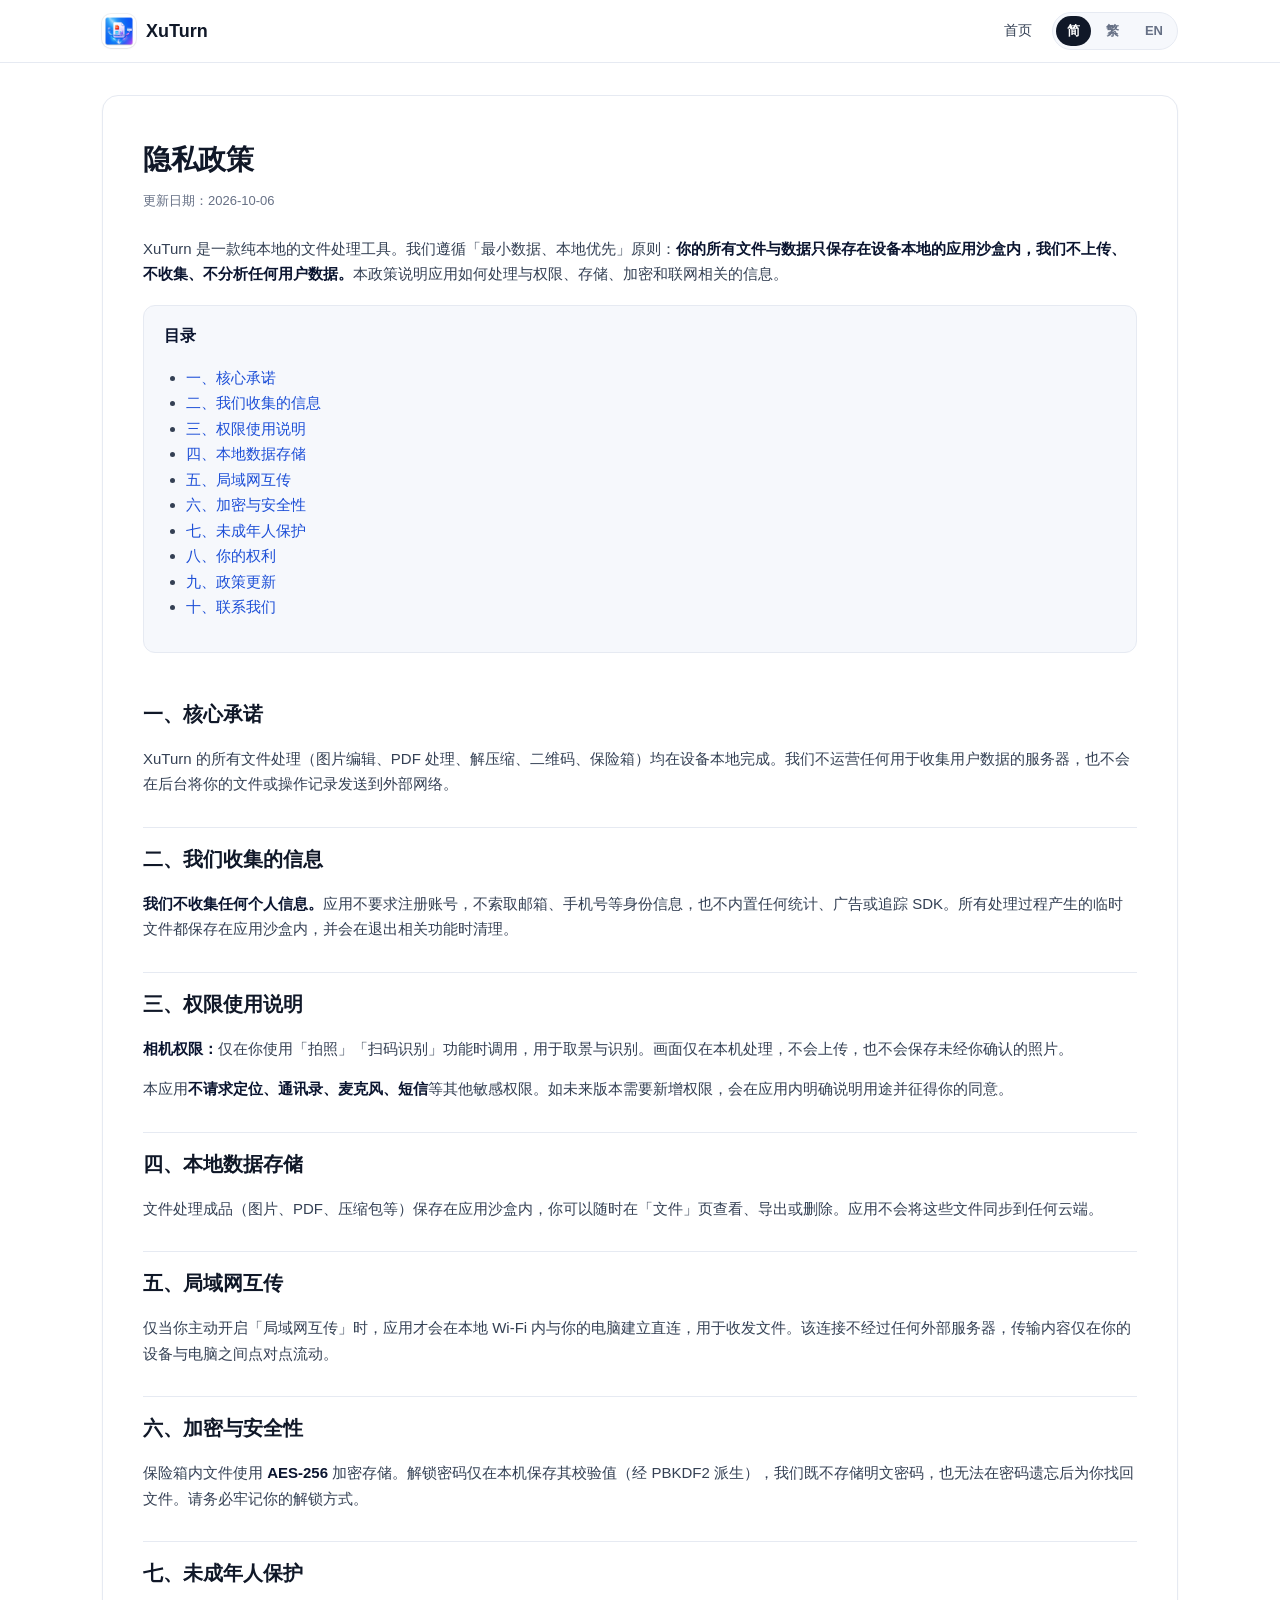
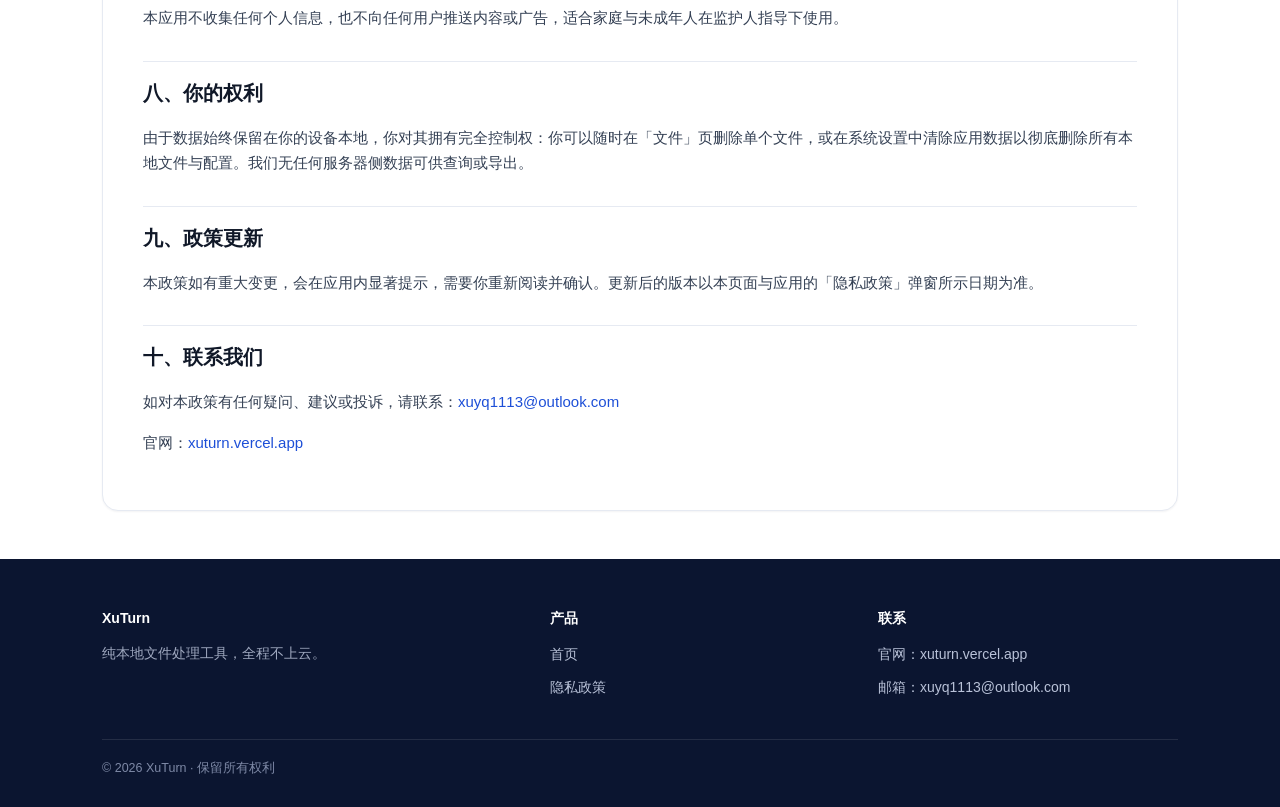
<file: privacy.html>
<!DOCTYPE html>
<html lang="zh-Hans">
<head>
  <meta charset="UTF-8" />
  <meta name="viewport" content="width=device-width, initial-scale=1.0" />
  <title>XuTurn 隐私政策 | 纯本地文件处理，数据不上云</title>
  <meta name="description" content="XuTurn 隐私政策：纯本地文件处理工具，不上传、不收集、不分析任何用户数据。说明权限使用、本地存储、加密保险箱、局域网互传与未成年人保护。" />
  <meta name="keywords" content="XuTurn,隐私政策,本地文件,数据不上云,加密保险箱,权限说明" />
  <meta name="author" content="XuTurn" />
  <link rel="canonical" href="https://xuturn.vercel.app/privacy.html" />
  <link rel="alternate" hreflang="zh-Hans" href="https://xuturn.vercel.app/privacy.html" />
  <link rel="alternate" hreflang="zh-Hant" href="https://xuturn.vercel.app/privacy-zh.html" />
  <link rel="alternate" hreflang="en" href="https://xuturn.vercel.app/privacy-en.html" />
  <link rel="alternate" hreflang="x-default" href="https://xuturn.vercel.app/privacy.html" />
  <meta property="og:type" content="article" />
  <meta property="og:site_name" content="XuTurn" />
  <meta property="og:title" content="XuTurn 隐私政策" />
  <meta property="og:url" content="https://xuturn.vercel.app/privacy.html" />
  <meta name="geo.region" content="CN" />
  <link rel="icon" type="image/png" href="assets/icon192.png" />
  <link rel="apple-touch-icon" href="assets/icon512.png" />
  <meta property="og:image" content="https://xuturn.vercel.app/assets/icon512.png" />
  <meta property="og:image:width" content="512" />
  <meta property="og:image:height" content="512" />
  <meta name="twitter:card" content="summary" />
  <meta name="twitter:image" content="https://xuturn.vercel.app/assets/icon512.png" />
  <link rel="stylesheet" href="assets/style.css" />
</head>
<body>
  <header class="site-header">
    <div class="container">
      <a class="brand" href="index.html"><img class="logo" src="assets/icon192.png" alt="XuTurn" width="32" height="32" /><span class="name">XuTurn</span></a>
      <nav class="nav">
        <a href="index.html">首页</a>
        <span class="lang-switch">
          <a href="privacy.html" class="active">简</a>
          <a href="privacy-zh.html">繁</a>
          <a href="privacy-en.html">EN</a>
        </span>
      </nav>
    </div>
  </header>

  <div class="container">
    <article class="doc">
      <h1>隐私政策</h1>
      <div class="updated">更新日期：2026-10-06</div>

      <p>XuTurn 是一款纯本地的文件处理工具。我们遵循「最小数据、本地优先」原则：<strong>你的所有文件与数据只保存在设备本地的应用沙盒内，我们不上传、不收集、不分析任何用户数据。</strong>本政策说明应用如何处理与权限、存储、加密和联网相关的信息。</p>

      <div class="toc">
        <strong>目录</strong>
        <ul>
          <li><a href="#p1">一、核心承诺</a></li>
          <li><a href="#p2">二、我们收集的信息</a></li>
          <li><a href="#p3">三、权限使用说明</a></li>
          <li><a href="#p4">四、本地数据存储</a></li>
          <li><a href="#p5">五、局域网互传</a></li>
          <li><a href="#p6">六、加密与安全性</a></li>
          <li><a href="#p7">七、未成年人保护</a></li>
          <li><a href="#p8">八、你的权利</a></li>
          <li><a href="#p9">九、政策更新</a></li>
          <li><a href="#p10">十、联系我们</a></li>
        </ul>
      </div>

      <h2 id="p1">一、核心承诺</h2>
      <p>XuTurn 的所有文件处理（图片编辑、PDF 处理、解压缩、二维码、保险箱）均在设备本地完成。我们不运营任何用于收集用户数据的服务器，也不会在后台将你的文件或操作记录发送到外部网络。</p>

      <h2 id="p2">二、我们收集的信息</h2>
      <p><strong>我们不收集任何个人信息。</strong>应用不要求注册账号，不索取邮箱、手机号等身份信息，也不内置任何统计、广告或追踪 SDK。所有处理过程产生的临时文件都保存在应用沙盒内，并会在退出相关功能时清理。</p>

      <h2 id="p3">三、权限使用说明</h2>
      <p><strong>相机权限：</strong>仅在你使用「拍照」「扫码识别」功能时调用，用于取景与识别。画面仅在本机处理，不会上传，也不会保存未经你确认的照片。</p>
      <p>本应用<strong>不请求定位、通讯录、麦克风、短信</strong>等其他敏感权限。如未来版本需要新增权限，会在应用内明确说明用途并征得你的同意。</p>

      <h2 id="p4">四、本地数据存储</h2>
      <p>文件处理成品（图片、PDF、压缩包等）保存在应用沙盒内，你可以随时在「文件」页查看、导出或删除。应用不会将这些文件同步到任何云端。</p>

      <h2 id="p5">五、局域网互传</h2>
      <p>仅当你主动开启「局域网互传」时，应用才会在本地 Wi-Fi 内与你的电脑建立直连，用于收发文件。该连接不经过任何外部服务器，传输内容仅在你的设备与电脑之间点对点流动。</p>

      <h2 id="p6">六、加密与安全性</h2>
      <p>保险箱内文件使用 <strong>AES-256</strong> 加密存储。解锁密码仅在本机保存其校验值（经 PBKDF2 派生），我们既不存储明文密码，也无法在密码遗忘后为你找回文件。请务必牢记你的解锁方式。</p>

      <h2 id="p7">七、未成年人保护</h2>
      <p>本应用不收集任何个人信息，也不向任何用户推送内容或广告，适合家庭与未成年人在监护人指导下使用。</p>

      <h2 id="p8">八、你的权利</h2>
      <p>由于数据始终保留在你的设备本地，你对其拥有完全控制权：你可以随时在「文件」页删除单个文件，或在系统设置中清除应用数据以彻底删除所有本地文件与配置。我们无任何服务器侧数据可供查询或导出。</p>

      <h2 id="p9">九、政策更新</h2>
      <p>本政策如有重大变更，会在应用内显著提示，需要你重新阅读并确认。更新后的版本以本页面与应用的「隐私政策」弹窗所示日期为准。</p>

      <h2 id="p10">十、联系我们</h2>
      <p>如对本政策有任何疑问、建议或投诉，请联系：<a href="mailto:xuyq1113@outlook.com">xuyq1113@outlook.com</a></p>
      <p>官网：<a href="https://xuturn.vercel.app">xuturn.vercel.app</a></p>
    </article>
  </div>

  <footer class="site-footer">
    <div class="container">
      <div class="cols">
        <div>
          <h4>XuTurn</h4>
          <p>纯本地文件处理工具，全程不上云。</p>
        </div>
        <div>
          <h4>产品</h4>
          <ul>
            <li><a href="index.html">首页</a></li>
            <li><a href="privacy.html">隐私政策</a></li>
          </ul>
        </div>
        <div>
          <h4>联系</h4>
          <ul>
            <li><a href="https://xuturn.vercel.app">官网：xuturn.vercel.app</a></li>
            <li><a href="mailto:xuyq1113@outlook.com">邮箱：xuyq1113@outlook.com</a></li>
          </ul>
        </div>
      </div>
      <div class="footer-bottom">© 2026 XuTurn · 保留所有权利</div>
    </div>
  </footer>
</body>
</html>
</file>
<file: assets/style.css>
/* ============================================================
   XuTurn official site — v2 redesign
   Light, airy, professional. Blue used ONLY as accent;
   the colorful app logo sits directly on light surfaces.
   ============================================================ */
:root {
  --primary: #2563EB;
  --primary-700: #1D4FD7;
  --primary-900: #0B1530;
  --primary-50: #EAF1FE;
  --ink: #101828;
  --ink-2: #344054;
  --muted: #667085;
  --bg: #FFFFFF;
  --bg-soft: #F6F8FC;
  --card: #FFFFFF;
  --line: #E6EAF2;
  --radius: 16px;
  --maxw: 1120px;
  --shadow-sm: 0 1px 2px rgba(16, 24, 40, 0.05);
  --shadow-md: 0 10px 30px rgba(16, 24, 40, 0.08);
  --shadow-lg: 0 24px 60px rgba(13, 42, 100, 0.16);
}

* { box-sizing: border-box; }
html { scroll-behavior: smooth; }
body {
  margin: 0;
  font-family: -apple-system, BlinkMacSystemFont, "Segoe UI", "PingFang SC",
    "Hiragino Sans GB", "Microsoft YaHei", "Noto Sans CJK SC", Roboto, Helvetica, Arial, sans-serif;
  color: var(--ink);
  background: var(--bg);
  line-height: 1.7;
  -webkit-font-smoothing: antialiased;
}
a { color: var(--primary-700); text-decoration: none; }
a:hover { text-decoration: underline; }
img { max-width: 100%; display: block; }

.container { max-width: var(--maxw); margin: 0 auto; padding: 0 22px; }

/* ---------- Header ---------- */
.site-header {
  position: sticky; top: 0; z-index: 50;
  background: rgba(255, 255, 255, 0.86);
  backdrop-filter: saturate(180%) blur(12px);
  border-bottom: 1px solid var(--line);
}
.site-header .container {
  display: flex; align-items: center; justify-content: space-between;
  height: 62px;
}
.brand { display: flex; align-items: center; gap: 10px; font-weight: 800; font-size: 18px; color: var(--ink); }
.brand:hover { text-decoration: none; }
.brand .logo {
  width: 34px; height: 34px; border-radius: 9px; object-fit: cover; flex: none;
  box-shadow: var(--shadow-sm), 0 0 0 1px rgba(16, 24, 40, 0.06);
}
.nav { display: flex; align-items: center; gap: 20px; }
.nav > a { color: var(--ink-2); font-size: 14px; font-weight: 500; }
.nav > a:hover { color: var(--primary-700); text-decoration: none; }
.lang-switch { display: flex; gap: 4px; align-items: center; background: var(--bg-soft); border: 1px solid var(--line); border-radius: 999px; padding: 3px; }
.lang-switch a {
  font-size: 13px; padding: 4px 11px; border-radius: 999px; color: var(--muted); font-weight: 600;
}
.lang-switch a:hover { text-decoration: none; color: var(--ink); }
.lang-switch a.active { background: var(--ink); color: #fff; }

/* ---------- Hero (light, logo shown directly) ---------- */
.hero {
  position: relative; overflow: hidden; text-align: center;
  padding: 38px 0 44px;
  background:
    radial-gradient(640px 320px at 12% -6%, rgba(37, 99, 235, 0.09), transparent 62%),
    radial-gradient(560px 300px at 88% 4%, rgba(14, 165, 233, 0.10), transparent 62%),
    radial-gradient(760px 380px at 50% 116%, rgba(37, 99, 235, 0.06), transparent 60%),
    linear-gradient(180deg, #FCFDFF 0%, #F5F8FD 100%);
}
.hero .container { position: relative; z-index: 1; }
.hero h1 {
  font-size: clamp(26px, 3.6vw, 38px); margin: 0 0 12px; font-weight: 800; letter-spacing: -0.5px; line-height: 1.2;
}
.hero h1 em { font-style: normal; color: var(--primary); }
.hero .lead { font-size: 16px; color: var(--muted); max-width: 620px; margin: 0 auto 26px; }
.cta-row { display: flex; gap: 14px; justify-content: center; flex-wrap: wrap; }
.btn {
  display: inline-flex; align-items: center; justify-content: center; gap: 8px;
  padding: 13px 28px; border-radius: 12px; font-weight: 600; font-size: 15px;
  border: 1px solid transparent; cursor: pointer;
  transition: transform .15s ease, box-shadow .15s ease, background .15s ease;
}
.btn:hover { text-decoration: none; transform: translateY(-1px); }
.btn-primary { background: var(--primary); color: #fff; box-shadow: 0 8px 20px rgba(37, 99, 235, 0.30); }
.btn-primary:hover { background: var(--primary-700); }
.btn-outline { background: #fff; color: var(--ink); border-color: var(--line); box-shadow: var(--shadow-sm); }
.btn-outline:hover { border-color: #C6D2E8; }

/* Hero store badges (Google Play / App Store)，样式与 XuTerm 官网一致 */
.store-btn {
  display: inline-flex; align-items: center; gap: 12px; padding: 10px 22px;
  background: #0F172A; color: #fff; border-radius: 12px; text-decoration: none;
  min-width: 200px; text-align: left; border: 1px solid #0F172A;
  transition: transform .15s ease, box-shadow .15s ease;
}
.store-btn:hover { text-decoration: none; transform: translateY(-2px); box-shadow: 0 10px 24px rgba(15, 23, 42, 0.28); }
.store-btn svg { flex: none; }
.store-btn small { display: block; font-size: 11px; font-weight: 500; opacity: .8; letter-spacing: .02em; }
.store-btn strong { display: block; font-size: 17px; font-weight: 700; line-height: 1.25; }
.store-btn.soon { opacity: .65; }
.store-btn.soon:hover { transform: none; box-shadow: none; }

/* ---------- Sections ---------- */
section { padding: 72px 0; }
.section-head { text-align: center; margin-bottom: 44px; }
.section-head .eyebrow {
  display: inline-block; font-size: 12.5px; font-weight: 700; letter-spacing: 1.5px;
  text-transform: uppercase; color: var(--primary-700); background: var(--primary-50);
  padding: 5px 14px; border-radius: 999px; margin-bottom: 14px;
}
.section-head h2 { font-size: 32px; margin: 0 0 12px; font-weight: 800; letter-spacing: -0.5px; }
.section-head p { color: var(--muted); margin: 0 auto; max-width: 640px; font-size: 15.5px; }

/* ---------- Features ---------- */
#features { background: var(--bg-soft); border-top: 1px solid var(--line); border-bottom: 1px solid var(--line); }
.feature-grid {
  display: grid; grid-template-columns: repeat(auto-fit, minmax(290px, 1fr)); gap: 18px;
}
.feature-card {
  background: var(--card); border: 1px solid var(--line); border-radius: var(--radius);
  padding: 26px 24px; box-shadow: var(--shadow-sm);
  transition: transform .18s ease, box-shadow .18s ease, border-color .18s ease;
}
.feature-card:hover { transform: translateY(-4px); box-shadow: var(--shadow-md); border-color: #D5DFF0; }
.feature-card .ic {
  width: 46px; height: 46px; border-radius: 13px; margin-bottom: 16px;
  display: flex; align-items: center; justify-content: center;
  font-size: 20px; font-weight: 800;
}
.feature-card h3 { margin: 0 0 8px; font-size: 17px; font-weight: 700; }
.feature-card p { margin: 0; color: var(--muted); font-size: 14px; }
/* per-card accent hues (soft pastel chip + strong glyph) */
.ic.c1 { background: #EAF1FE; color: #2563EB; }
.ic.c2 { background: #EEE9FE; color: #7C3AED; }
.ic.c3 { background: #E0F5F1; color: #0D9488; }
.ic.c4 { background: #FEF3E2; color: #D97706; }
.ic.c5 { background: #FDE8EC; color: #E11D48; }
.ic.c6 { background: #E0F2FE; color: #0284C7; }
.ic.c7 { background: #E9EDEF; color: #334155; }
.ic.c8 { background: #E7F6EC; color: #059669; }
.ic.c9 { background: #EEF2FF; color: #4F46E5; }

/* ---------- Screenshots (real captures) ---------- */
.shots-section { background: var(--bg); }
.shots { display: grid; grid-template-columns: repeat(auto-fit, minmax(210px, 1fr)); gap: 22px; max-width: 980px; margin: 0 auto; }
.shot {
  position: relative; border-radius: 26px; padding: 10px 10px 14px;
  background: linear-gradient(180deg, #FBFCFF, #EFF3FB);
  border: 1.5px solid #DCE4F2;
  box-shadow: var(--shadow-md);
}
.shot img { border-radius: 18px; width: 100%; display: block; }
.shot .shot-label { text-align: center; font-weight: 700; color: var(--primary-700); margin-top: 12px; font-size: 15px; }

/* ---------- Promo showcase (in hero, first screen) ---------- */
.promo-figure {
  max-width: 920px; margin: 30px auto 0; background: #fff;
  border: 1px solid var(--line); border-radius: 18px; padding: 12px;
  box-shadow: var(--shadow-md);
}
.promo-figure img { border-radius: 10px; width: 100%; }

/* ---------- Download ---------- */
#download { background: var(--bg-soft); border-top: 1px solid var(--line); }
.dl-list { max-width: 760px; margin: 0 auto; display: flex; flex-direction: column; gap: 14px; }
.dl-card {
  display: flex; align-items: center; gap: 18px;
  background: #fff; border: 1px solid var(--line); border-radius: 16px;
  padding: 18px 22px; box-shadow: var(--shadow-sm);
  transition: transform .15s ease, box-shadow .15s ease;
}
.dl-card:hover { transform: translateY(-2px); box-shadow: var(--shadow-md); }
.dl-icon { width: 46px; height: 46px; flex: none; display: flex; align-items: center; justify-content: center; }
.dl-icon svg { width: 100%; height: 100%; }
.dl-icon img { width: 100%; height: 100%; object-fit: contain; }
.dl-icon.appteka { background: linear-gradient(135deg, #16a34a, #65a30d); border-radius: 10px; box-shadow: 0 1px 2px rgba(0,0,0,0.06); }
.dl-icon.appteka svg { width: 26px; height: 26px; }
.dl-info { flex: 1; min-width: 0; }
.dl-info h3 { margin: 0; font-size: 16px; font-weight: 700; }
.dl-info p { margin: 2px 0 0; font-size: 13.5px; color: var(--muted); }
.dl-btn {
  flex: none; display: inline-flex; align-items: center; justify-content: center;
  min-width: 96px; padding: 9px 20px; border-radius: 10px;
  border: 1.5px solid var(--primary); color: var(--primary); background: #fff;
  font-weight: 700; font-size: 14px;
}
.dl-btn:hover { text-decoration: none; background: var(--primary-50); }
.dl-btn.soon { border-color: transparent; background: #E9EDF4; color: #98A2B3; cursor: not-allowed; }
.dl-btn.soon:hover { background: #E9EDF4; }

/* ---------- Privacy promise ---------- */
.promise { background: var(--bg-soft); border-top: 1px solid var(--line); }
.promise-grid { display: grid; grid-template-columns: repeat(auto-fit, minmax(250px, 1fr)); gap: 16px; }
.promise-item {
  background: #fff; border: 1px solid var(--line); border-radius: var(--radius);
  padding: 22px; box-shadow: var(--shadow-sm);
}
.promise-item .check {
  width: 30px; height: 30px; border-radius: 50%; margin-bottom: 12px;
  display: flex; align-items: center; justify-content: center;
  background: #E5F5EE; color: #12915F; font-size: 15px; font-weight: 800;
}
.promise-item h4 { margin: 0 0 6px; font-size: 15.5px; color: var(--ink); font-weight: 700; }
.promise-item p { margin: 0; font-size: 13.5px; color: var(--muted); }

/* ---------- CTA band ---------- */
.cta-band {
  text-align: center; color: #fff; border-radius: 24px; padding: 56px 28px;
  background:
    radial-gradient(420px 200px at 18% 0%, rgba(59, 130, 246, 0.35), transparent 62%),
    radial-gradient(420px 220px at 84% 100%, rgba(14, 165, 233, 0.28), transparent 62%),
    linear-gradient(135deg, #0D1B3E, #0B1530);
  box-shadow: var(--shadow-lg);
}
.cta-band h2 { margin: 0 0 10px; font-size: 28px; font-weight: 800; letter-spacing: -0.4px; }
.cta-band p { opacity: 0.82; margin: 0 0 26px; font-size: 15px; }
.cta-band .btn-primary { background: #fff; color: var(--primary-900); box-shadow: 0 8px 22px rgba(0, 0, 0, 0.35); }
.cta-band .btn-primary:hover { background: #EFF4FF; }
.cta-band .btn-outline { background: transparent; color: #fff; border-color: rgba(255, 255, 255, 0.35); box-shadow: none; }
.cta-band .btn-outline:hover { border-color: rgba(255, 255, 255, 0.6); }

/* ---------- Footer ---------- */
.site-footer { background: var(--primary-900); color: #B9C2D8; padding: 48px 0 28px; font-size: 14px; }
.site-footer a { color: #B9C2D8; }
.site-footer a:hover { color: #fff; }
.site-footer .cols { display: grid; grid-template-columns: 1.4fr 1fr 1fr; gap: 28px; }
.site-footer h4 { color: #fff; font-size: 14px; margin: 0 0 12px; font-weight: 700; }
.site-footer ul { list-style: none; padding: 0; margin: 0; }
.site-footer li { margin-bottom: 9px; }
.site-footer .cols > div > p { margin: 0; font-size: 13.5px; opacity: 0.85; }
.footer-bottom { border-top: 1px solid rgba(255, 255, 255, 0.10); margin-top: 30px; padding-top: 18px; font-size: 12.5px; color: #7E89A6; }

/* ---------- Privacy doc (shared with privacy pages) ---------- */
.doc {
  background: #fff; border: 1px solid var(--line); border-radius: var(--radius);
  padding: 40px; margin: 32px 0 48px; box-shadow: var(--shadow-sm);
}
.doc h1 { font-size: 28px; margin: 0 0 6px; letter-spacing: -0.4px; }
.doc .updated { color: var(--muted); font-size: 13px; margin-bottom: 24px; }
.doc h2 { font-size: 20px; margin: 30px 0 10px; padding-top: 14px; border-top: 1px solid var(--line); }
.doc h2:first-of-type { border-top: none; }
.doc p, .doc li { color: var(--ink-2); font-size: 15px; }
.doc ul { padding-left: 22px; }
.doc strong { color: var(--primary-900); }
.doc .toc { background: var(--bg-soft); border: 1px solid var(--line); border-radius: 12px; padding: 16px 20px; margin: 18px 0; }
.doc .toc a { font-weight: 500; }

/* ---------- Sibling app pill (first-screen cross link) ---------- */
.sibling-pill {
  display: inline-flex; align-items: center; justify-content: center; gap: 11px; margin: 0 auto 16px;
  min-width: min(700px, 94vw);
  padding: 10px 24px 10px 12px; background: #fff; border: 1px solid var(--line);
  border-radius: 999px; font-size: 14.5px; color: var(--muted);
  box-shadow: var(--shadow-sm); transition: border-color .15s ease, box-shadow .15s ease;
}
.sibling-pill:hover { text-decoration: none; border-color: #C6D2E8; box-shadow: var(--shadow-md); }
.sibling-pill img { width: 30px; height: 30px; border-radius: 8px; object-fit: cover; flex: none; }
.sibling-pill strong { color: var(--ink); font-weight: 700; }
.sibling-pill .arrow { color: var(--primary-700); font-weight: 700; margin-left: 2px; }
.sibling-pill .tag { flex: none; font-size: 11px; font-weight: 700; color: var(--primary-700); background: var(--primary-50); padding: 2px 8px; border-radius: 999px; margin-right: 2px; }
@media (max-width: 640px) { .sibling-pill .desc { display: none; } .sibling-pill { padding: 7px 14px 7px 9px; min-width: 0; } }

/* ---------- Responsive ---------- */
@media (max-width: 768px) {
  .hero { padding: 26px 0 30px; }
  .hero h1 { font-size: 22px; }
  .hero .lead { font-size: 14px; margin-bottom: 16px; }
  .nav { gap: 12px; }
  .nav > a.hide-sm { display: none; }
  section { padding: 48px 0; }
  .section-head { margin-bottom: 30px; }
  .section-head h2 { font-size: 24px; }
  .doc { padding: 24px; }
  .site-footer .cols { grid-template-columns: 1fr; }
  .shot { padding: 8px 8px 12px; border-radius: 22px; }
  .shot img { border-radius: 15px; }
  .promo-figure { margin-top: 18px; padding: 7px; border-radius: 12px; }
  .promo-figure img { border-radius: 7px; }
  .dl-card { padding: 14px 16px; gap: 13px; }
  .dl-icon { width: 38px; height: 38px; }
  .dl-btn { min-width: 84px; padding: 8px 14px; }
  .cta-band { padding: 42px 20px; border-radius: 18px; }
}
@media (max-width: 420px) {
  .brand span.name { display: none; }
  .lang-switch a { padding: 4px 8px; }
}
</file>
